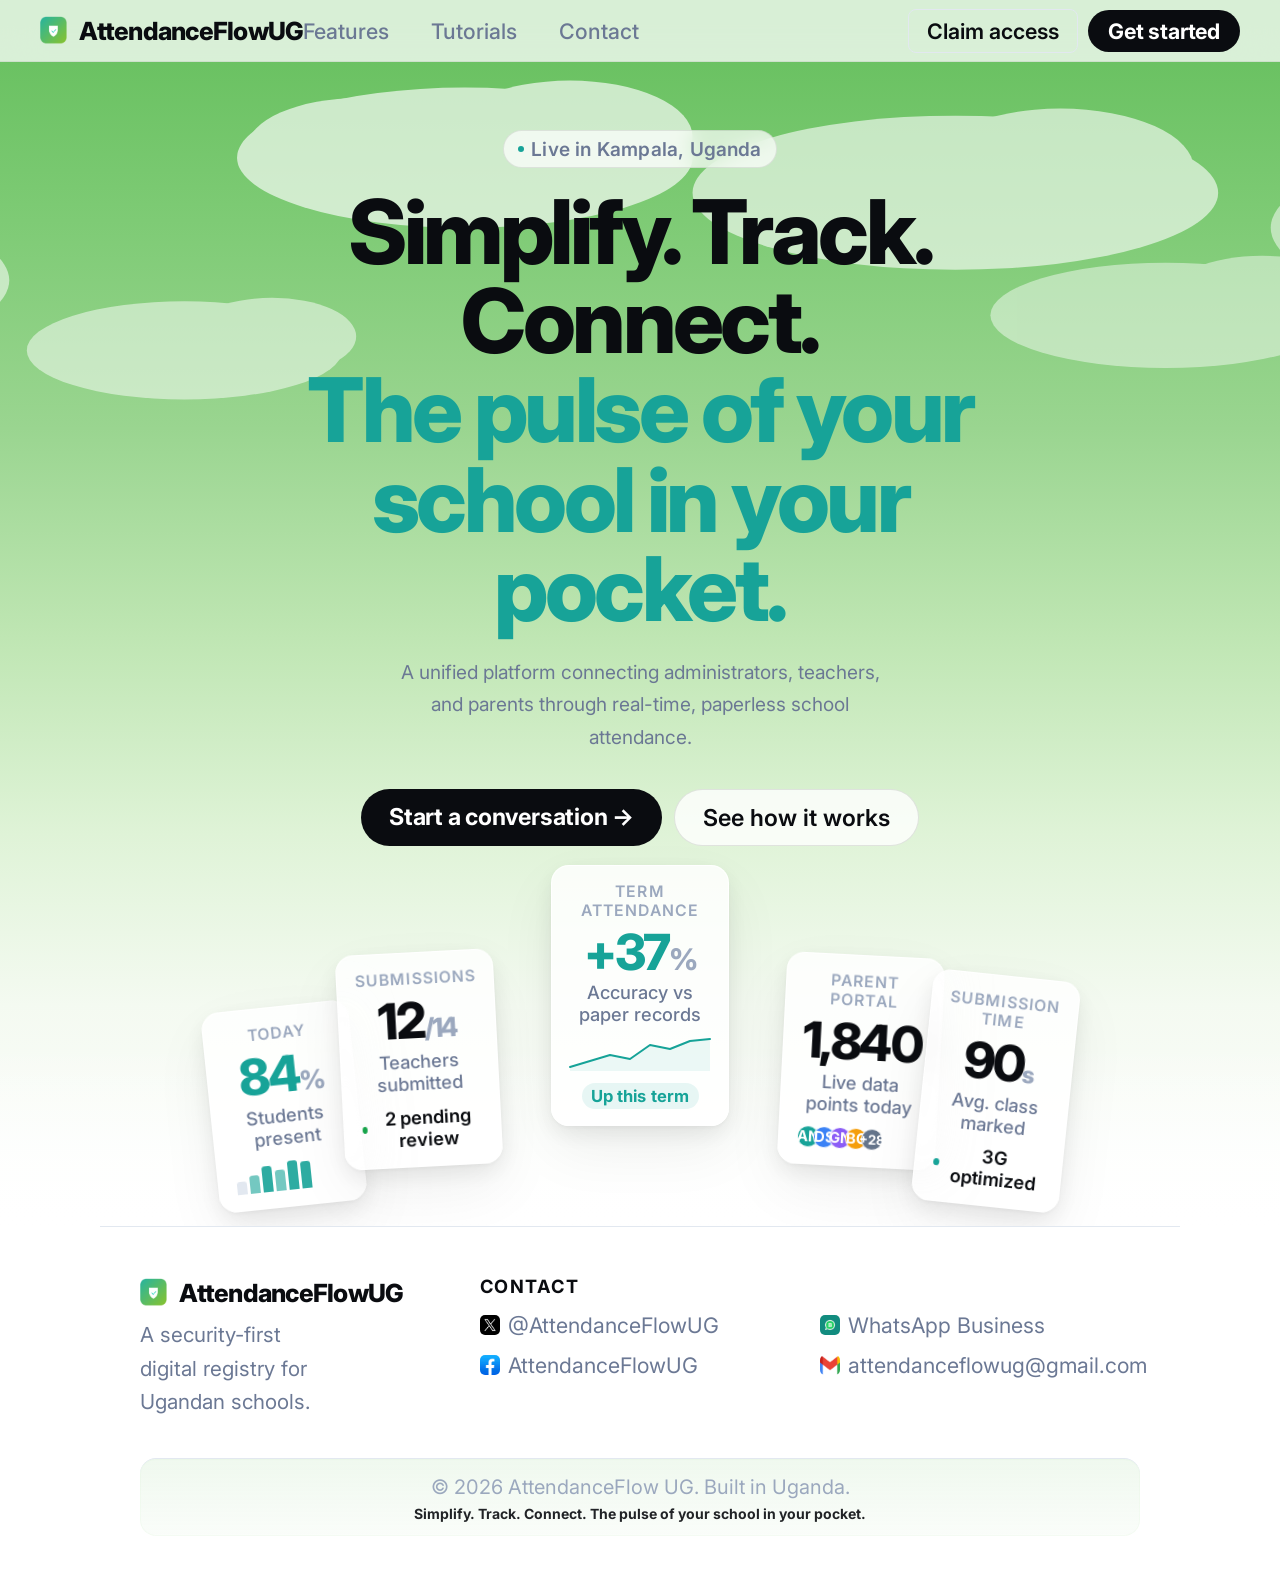
<file: index.html>
<!DOCTYPE html>
<html lang="en">

<head>
  <meta charset="UTF-8">
  <meta name="viewport" content="width=device-width, initial-scale=1.0">
  <title>AttendanceFlow UG — School Attendance, Reimagined</title>
  <link rel="icon" type="image/svg+xml" href="favicon.svg">
  <link rel="icon" type="image/x-icon" sizes="16x16" href="APP-LOGO 16 x 16.ico">
  <link rel="icon" type="image/x-icon" sizes="32x32" href="APP-LOGO 32 x 32.ico">
  <link rel="apple-touch-icon" sizes="128x128" href="APP-LOGO 128 x 128.ico">
  <link rel="stylesheet" href="shared.css">
  <style>
    /* ── HERO (landing only) ── */
    .hero {
      min-height: 100vh;
      display: flex;
      flex-direction: column;
      align-items: center;
      padding: 130px 40px 0;
      position: relative;
      overflow: hidden;
      text-align: center;
    }

    .hero-content {
      position: relative;
      z-index: 10;
      display: flex;
      flex-direction: column;
      align-items: center
    }

    .hero h1 {
      font-size: clamp(46.8px, 7.5vw, 89.2px);
      font-weight: 800;
      letter-spacing: -0.04em;
      line-height: 1.0;
      color: var(--ink);
      max-width: 760px;
      margin-bottom: 22px;
      animation: fadeUp .6s .08s ease both;
    }

    .hero h1 span {
      color: var(--teal)
    }

    .hero-sub {
      font-size: clamp(16px, 1.7vw, 19.1px);
      font-weight: 400;
      color: var(--grey);
      line-height: 1.7;
      max-width: 480px;
      margin-bottom: 36px;
      animation: fadeUp .6s .16s ease both;
    }

    .hero-btns {
      display: flex;
      gap: 12px;
      justify-content: center;
      flex-wrap: wrap;
      animation: fadeUp .6s .22s ease both
    }

    .hero-badge {
      animation: fadeUp .6s ease both
    }

    /* ── ARC CARDS ── */
    .cards-arc {
      position: relative;
      width: 860px;
      max-width: 100%;
      height: 320px;
      margin-top: 60px;
      animation: fadeUp .8s .35s ease both;
    }

    .arc-card {
      position: absolute;
      background: var(--card-bg);
      border: 1px solid rgba(255, 255, 255, 0.9);
      backdrop-filter: blur(20px);
      -webkit-backdrop-filter: blur(20px);
      border-radius: 18px;
      box-shadow: 0 2px 4px rgba(0, 0, 0, 0.04), 0 8px 24px rgba(0, 0, 0, 0.08), 0 24px 60px rgba(0, 0, 0, 0.06);
      padding: 16px 18px;
      min-width: 140px;
    }

    .ac-1 {
      left: 0;
      bottom: 20px;
      width: 148px;
      transform: rotate(-6deg);
      animation: float1 7s ease-in-out infinite
    }

    .ac-2 {
      left: 130px;
      bottom: 60px;
      width: 158px;
      transform: rotate(-3deg);
      animation: float2 6s ease-in-out infinite
    }

    .ac-3 {
      left: 50%;
      transform: translateX(-50%);
      bottom: 100px;
      width: 178px;
      animation: float3 8s ease-in-out infinite
    }

    .ac-4 {
      right: 130px;
      bottom: 60px;
      width: 158px;
      transform: rotate(3deg);
      animation: float4 6.5s ease-in-out infinite
    }

    .ac-5 {
      right: 0;
      bottom: 20px;
      width: 148px;
      transform: rotate(6deg);
      animation: float5 7.5s ease-in-out infinite
    }

    @keyframes float1 {

      0%,
      100% {
        transform: rotate(-6deg) translateY(0)
      }

      50% {
        transform: rotate(-6deg) translateY(-10px)
      }
    }

    @keyframes float2 {

      0%,
      100% {
        transform: rotate(-3deg) translateY(0)
      }

      50% {
        transform: rotate(-3deg) translateY(-14px)
      }
    }

    @keyframes float3 {

      0%,
      100% {
        transform: translateX(-50%) translateY(0)
      }

      50% {
        transform: translateX(-50%) translateY(-16px)
      }
    }

    @keyframes float4 {

      0%,
      100% {
        transform: rotate(3deg) translateY(0)
      }

      50% {
        transform: rotate(3deg) translateY(-12px)
      }
    }

    @keyframes float5 {

      0%,
      100% {
        transform: rotate(6deg) translateY(0)
      }

      50% {
        transform: rotate(6deg) translateY(-9px)
      }
    }

    .card-label {
      font-size: 15.8px;
      font-weight: 600;
      color: var(--grey2);
      text-transform: uppercase;
      letter-spacing: 0.07em;
      margin-bottom: 8px
    }

    .card-big-num {
      font-size: 49.8px;
      font-weight: 800;
      letter-spacing: -0.05em;
      color: var(--ink);
      line-height: 1;
      margin-bottom: 4px
    }

    .card-big-num .pos {
      color: var(--teal)
    }

    .card-sub {
      font-size: 18.3px;
      font-weight: 500;
      color: var(--grey);
      margin-top: 4px
    }

    .mini-bars {
      display: flex;
      align-items: flex-end;
      gap: 3px;
      height: 32px;
      margin-top: 10px
    }

    .mb {
      width: 10px;
      border-radius: 3px 3px 0 0;
      background: var(--border)
    }

    .mb.a {
      background: var(--teal);
      opacity: .9
    }

    .mb.b {
      background: var(--teal);
      opacity: .6
    }

    .mb.c {
      background: var(--teal);
      opacity: .4
    }

    .avatar-row {
      display: flex;
      margin-top: 8px
    }

    .av {
      width: 22px;
      height: 22px;
      border-radius: 50%;
      border: 1.5px solid #fff;
      font-size: 14.9px;
      font-weight: 700;
      color: #fff;
      display: flex;
      align-items: center;
      justify-content: center;
      margin-right: -6px;
      flex-shrink: 0
    }

    .status-row {
      display: flex;
      align-items: center;
      gap: 7px;
      margin-top: 10px
    }

    .status-dot {
      width: 7px;
      height: 7px;
      border-radius: 50%
    }

    .status-text {
      font-size: 18.3px;
      font-weight: 600;
      color: var(--ink)
    }

    .card-pill {
      display: inline-block;
      background: rgba(23, 163, 152, 0.1);
      color: var(--teal);
      font-size: 16.6px;
      font-weight: 700;
      padding: 3px 9px;
      border-radius: 100px;
      margin-top: 8px;
      letter-spacing: 0.01em
    }

    @media(max-width:860px) {
      .hero {
        padding: 100px 20px 0
      }

      .hero h1 {
        font-size: 66.4px
      }

      .cards-arc {
        width: 100%;
        height: auto;
        display: flex;
        gap: 12px;
        justify-content: center;
        margin-top: 28px;
      }

      .arc-card {
        position: relative;
        inset: auto;
        left: auto;
        right: auto;
        bottom: auto;
        width: calc(50% - 6px) !important;
        min-height: 160px;
        transform: none !important;
      }

      .ac-1 {
        display: block;
        animation: mobileFloatA 7s ease-in-out infinite;
      }

      .ac-2 {
        display: block;
        animation: mobileFloatB 6s ease-in-out infinite;
      }

      .ac-3,
      .ac-4,
      .ac-5 {
        display: none;
      }
    }

    @keyframes mobileFloatA {

      0%,
      100% {
        transform: translateY(0) rotate(-4deg);
      }

      50% {
        transform: translateY(-14px) rotate(-4deg);
      }
    }

    @keyframes mobileFloatB {

      0%,
      100% {
        transform: translateY(0) rotate(3deg);
      }

      50% {
        transform: translateY(-16px) rotate(3deg);
      }
    }

    @keyframes mobileFloatC {

      0%,
      100% {
        transform: translateY(0);
      }

      50% {
        transform: translateY(-9px);
      }
    }

    @keyframes mobileFloatD {

      0%,
      100% {
        transform: translateY(0) rotate(-2deg);
      }

      50% {
        transform: translateY(-8px) rotate(-2deg);
      }
    }

    @keyframes mobileFloatE {

      0%,
      100% {
        transform: translateY(0) rotate(3deg);
      }

      50% {
        transform: translateY(-7px) rotate(3deg);
      }
    }
  </style>
</head>

<body>

  <!-- NAV -->
  <nav>
    <div class="site-nav">
      <a href="index.html" class="logo"><img src="APP-LOGO.png" alt="Logo" class="logo-img">AttendanceFlowUG</a>
      <button class="menu-toggle" type="button" data-page="Home" aria-label="Toggle navigation" aria-expanded="false">
        <span class="menu-icon"><span></span></span>
        <span class="menu-label">Home</span>
      </button>
      <div class="nav-panel">
        <div class="nav-links">
          <a href="features.html">Features</a>
          <a href="tutorials.html">Tutorials</a>
          <a href="contact.html">Contact</a>
        </div>
        <div class="nav-actions">
          <a href="https://studio--studio-3981360013-870a8.us-central1.hosted.app/claim-account" class="nav-ghost">Claim
            access</a>
          <a href="https://studio--studio-3981360013-870a8.us-central1.hosted.app/" class="nav-pill">Get started</a>
        </div>
      </div>
    </div>
  </nav>

  <!-- HERO -->
  <section class="hero">
    <div class="sky-bg"></div>
    <svg class="sky-clouds" viewBox="0 0 1440 700" preserveAspectRatio="xMidYMin slice"
      xmlns="http://www.w3.org/2000/svg">
      <g opacity=".55">
        <ellipse cx="200" cy="160" rx="160" ry="48" fill="#fff" />
        <ellipse cx="260" cy="148" rx="80" ry="36" fill="#fff" />
        <ellipse cx="140" cy="152" rx="70" ry="30" fill="#fff" />
      </g>
      <g opacity=".5">
        <ellipse cx="1260" cy="130" rx="180" ry="52" fill="#fff" />
        <ellipse cx="1320" cy="118" rx="90" ry="38" fill="#fff" />
        <ellipse cx="1180" cy="124" rx="80" ry="32" fill="#fff" />
      </g>
      <g opacity=".65">
        <ellipse cx="620" cy="90" rx="130" ry="40" fill="#fff" />
        <ellipse cx="680" cy="78" rx="70" ry="32" fill="#fff" />
        <ellipse cx="560" cy="84" rx="64" ry="28" fill="#fff" />
      </g>
      <g opacity=".6">
        <ellipse cx="900" cy="110" rx="150" ry="44" fill="#fff" />
        <ellipse cx="960" cy="96" rx="76" ry="34" fill="#fff" />
        <ellipse cx="840" cy="104" rx="70" ry="30" fill="#fff" />
      </g>
      <g opacity=".75">
        <ellipse cx="80" cy="270" rx="220" ry="64" fill="#fff" />
        <ellipse cx="170" cy="250" rx="120" ry="52" fill="#fff" />
        <ellipse cx="30" cy="262" rx="90" ry="44" fill="#fff" />
      </g>
      <g opacity=".7">
        <ellipse cx="1380" cy="250" rx="200" ry="60" fill="#fff" />
        <ellipse cx="1300" cy="234" rx="110" ry="48" fill="#fff" />
        <ellipse cx="1440" cy="246" rx="80" ry="40" fill="#fff" />
      </g>
      <g opacity=".5">
        <ellipse cx="460" cy="200" rx="90" ry="28" fill="#fff" />
        <ellipse cx="510" cy="192" rx="48" ry="22" fill="#fff" />
      </g>
      <g opacity=".45">
        <ellipse cx="1020" cy="180" rx="100" ry="30" fill="#fff" />
        <ellipse cx="1075" cy="170" rx="54" ry="24" fill="#fff" />
      </g>
    </svg>

    <div class="hero-content">
      <div class="badge hero-badge">
        <span class="badge-dot"></span>
        Live in Kampala, Uganda
      </div>

      <h1>Simplify. Track. Connect.<br><span>The pulse of your school in your pocket.</span></h1>

      <p class="hero-sub">
        A unified platform connecting administrators, teachers, and parents through real-time, paperless school
        attendance.
      </p>

      <div class="hero-btns">
        <a href="contact.html" class="btn-dark">Start a conversation →</a>
        <a href="features.html" class="btn-light">See how it works</a>
      </div>

      <!-- ARC CARDS -->
      <div class="cards-arc">
        <div class="arc-card ac-1">
          <div class="card-label">Today</div>
          <div class="card-big-num"><span class="pos">84</span><span style="font-size:26.5px;color:#9BA8BE">%</span>
          </div>
          <div class="card-sub">Students present</div>
          <div class="mini-bars">
            <div class="mb" style="height:40%"></div>
            <div class="mb b" style="height:55%"></div>
            <div class="mb a" style="height:80%"></div>
            <div class="mb b" style="height:65%"></div>
            <div class="mb a" style="height:90%"></div>
            <div class="mb a" style="height:84%"></div>
          </div>
        </div>
        <div class="arc-card ac-2">
          <div class="card-label">Submissions</div>
          <div class="card-big-num">12<span style="font-size:26.5px;color:#9BA8BE">/14</span></div>
          <div class="card-sub">Teachers submitted</div>
          <div class="status-row" style="margin-top:12px">
            <div class="status-dot" style="background:#16a34a"></div>
            <span class="status-text">2 pending review</span>
          </div>
        </div>
        <div class="arc-card ac-3">
          <div class="card-label">Term attendance</div>
          <div class="card-big-num"><span class="pos">+37</span><span style="font-size:29.8px;color:#9BA8BE">%</span>
          </div>
          <div class="card-sub">Accuracy vs paper records</div>
          <svg style="margin-top:10px;overflow:visible" width="140" height="36" viewBox="0 0 140 36">
            <polyline points="0,32 20,26 40,20 60,24 80,10 100,14 120,6 140,4" fill="none" stroke="#17a398"
              stroke-width="2" stroke-linecap="round" stroke-linejoin="round" />
            <polyline points="0,32 20,26 40,20 60,24 80,10 100,14 120,6 140,4 140,36 0,36" fill="rgba(23,163,152,0.08)"
              stroke="none" />
          </svg>
          <div class="card-pill">Up this term</div>
        </div>
        <div class="arc-card ac-4">
          <div class="card-label">Parent portal</div>
          <div class="card-big-num">1,840</div>
          <div class="card-sub">Live data points today</div>
          <div class="avatar-row" style="margin-top:12px">
            <div class="av" style="background:#17a398">AN</div>
            <div class="av" style="background:#3b82f6">DS</div>
            <div class="av" style="background:#8b5cf6">GN</div>
            <div class="av" style="background:#f59e0b">BO</div>
            <div class="av" style="background:#64748b;font-size:13.3px">+28</div>
          </div>
        </div>
        <div class="arc-card ac-5">
          <div class="card-label">Submission time</div>
          <div class="card-big-num">90<span style="font-size:23.3px;color:#9BA8BE">s</span></div>
          <div class="card-sub">Avg. class marked</div>
          <div class="status-row" style="margin-top:10px">
            <div class="status-dot" style="background:var(--teal)"></div>
            <span class="status-text">3G optimized</span>
          </div>
        </div>
      </div>
    </div>

    <div class="sky-fade"></div>
  </section>

  <!-- FOOTER -->
  <footer>
    <div class="footer-top">
      <div class="footer-brand">
        <div class="logo-f"><img src="APP-LOGO.png" alt="Logo" class="logo-img">AttendanceFlowUG</div>
        <p>A security-first digital registry for Ugandan schools.</p>
      </div>
      <div class="footer-links">
        <div class="footer-col">
          <h4>Contact</h4>
          <a href="https://x.com/AttendanceFlow" target="_blank" rel="noopener"><img src="X.png" alt="X"
              class="footer-icon">
            @AttendanceFlowUG</a>
          <a href="https://wa.me/256747511398" target="_blank" rel="noopener"><img src="whatsapp business.jpg"
              alt="WhatsApp Business" class="footer-icon"> WhatsApp Business</a>
          <a href="https://www.facebook.com/profile.php?id=61588762336919" target="_blank" rel="noopener"><img
              src="Facebook.jpg" alt="Facebook" class="footer-icon"> AttendanceFlowUG</a>
          <a href="mailto:attendanceflowug@gmail.com"><img src="Gmail(1).png" alt="Email" class="footer-icon">
            attendanceflowug@gmail.com</a>
        </div>
      </div>
    </div>
    <div class="footer-bottom">
      <div class="footer-copy">© 2026 AttendanceFlow UG. Built in Uganda.</div>
      <div class="footer-copy footer-copy-tagline">Simplify. Track. Connect. The pulse of your school in your pocket.
      </div>
    </div>
  </footer>

  <script>
    const els = document.querySelectorAll('.reveal');
    const obs = new IntersectionObserver(e => e.forEach(el => { if (el.isIntersecting) el.target.classList.add('in'); }), { threshold: 0.1 });
    els.forEach(el => obs.observe(el));

    document.querySelectorAll('.menu-toggle').forEach((button) => {
      const label = button.querySelector('.menu-label');
      const pageName = button.dataset.page || 'Menu';
      if (label) label.textContent = pageName;

      button.addEventListener('click', () => {
        const nav = button.closest('.site-nav');
        const isOpen = nav.classList.toggle('open');
        button.setAttribute('aria-expanded', String(isOpen));
      });
    });

    document.querySelectorAll('.nav-links a, .nav-actions a').forEach((link) => {
      link.addEventListener('click', () => {
        const nav = link.closest('.site-nav');
        if (nav) {
          nav.classList.remove('open');
          const toggle = nav.querySelector('.menu-toggle');
          if (toggle) toggle.setAttribute('aria-expanded', 'false');
        }
      });
    });
  </script>
</body>

</html>
</file>
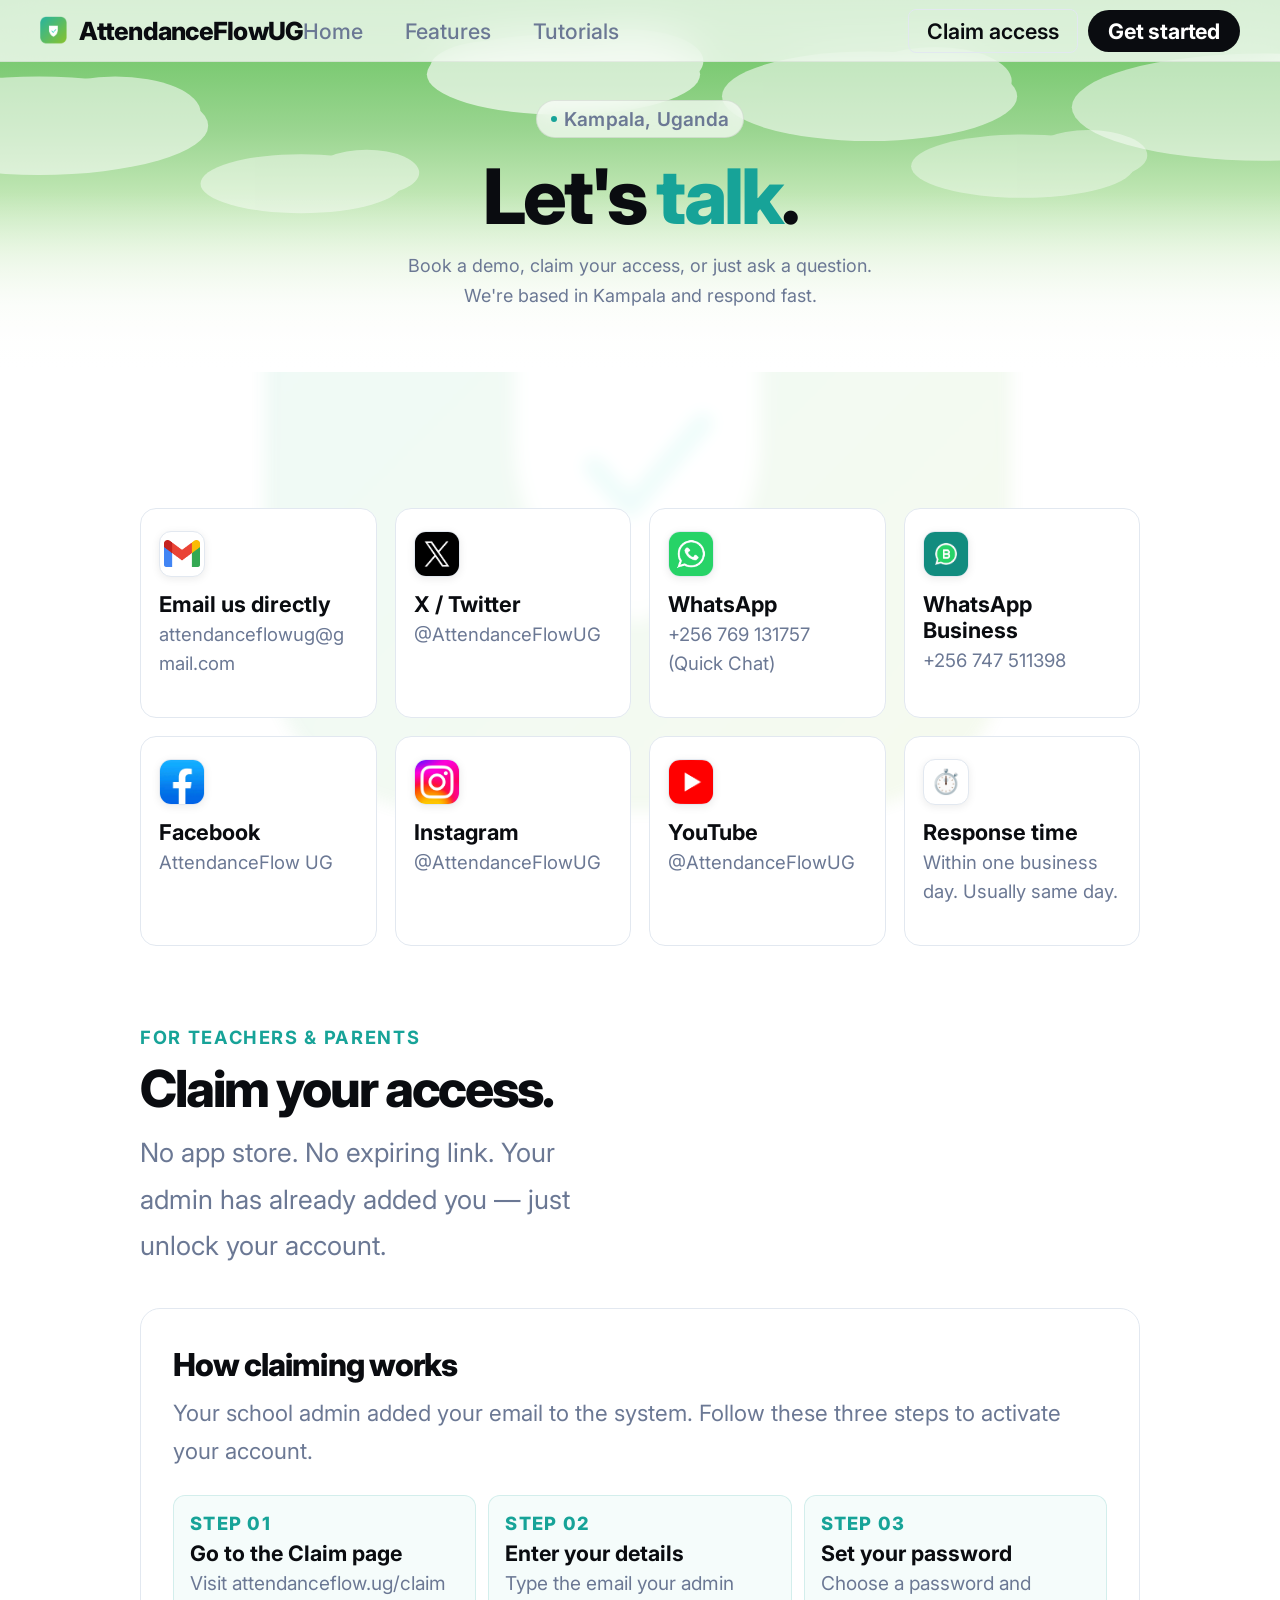
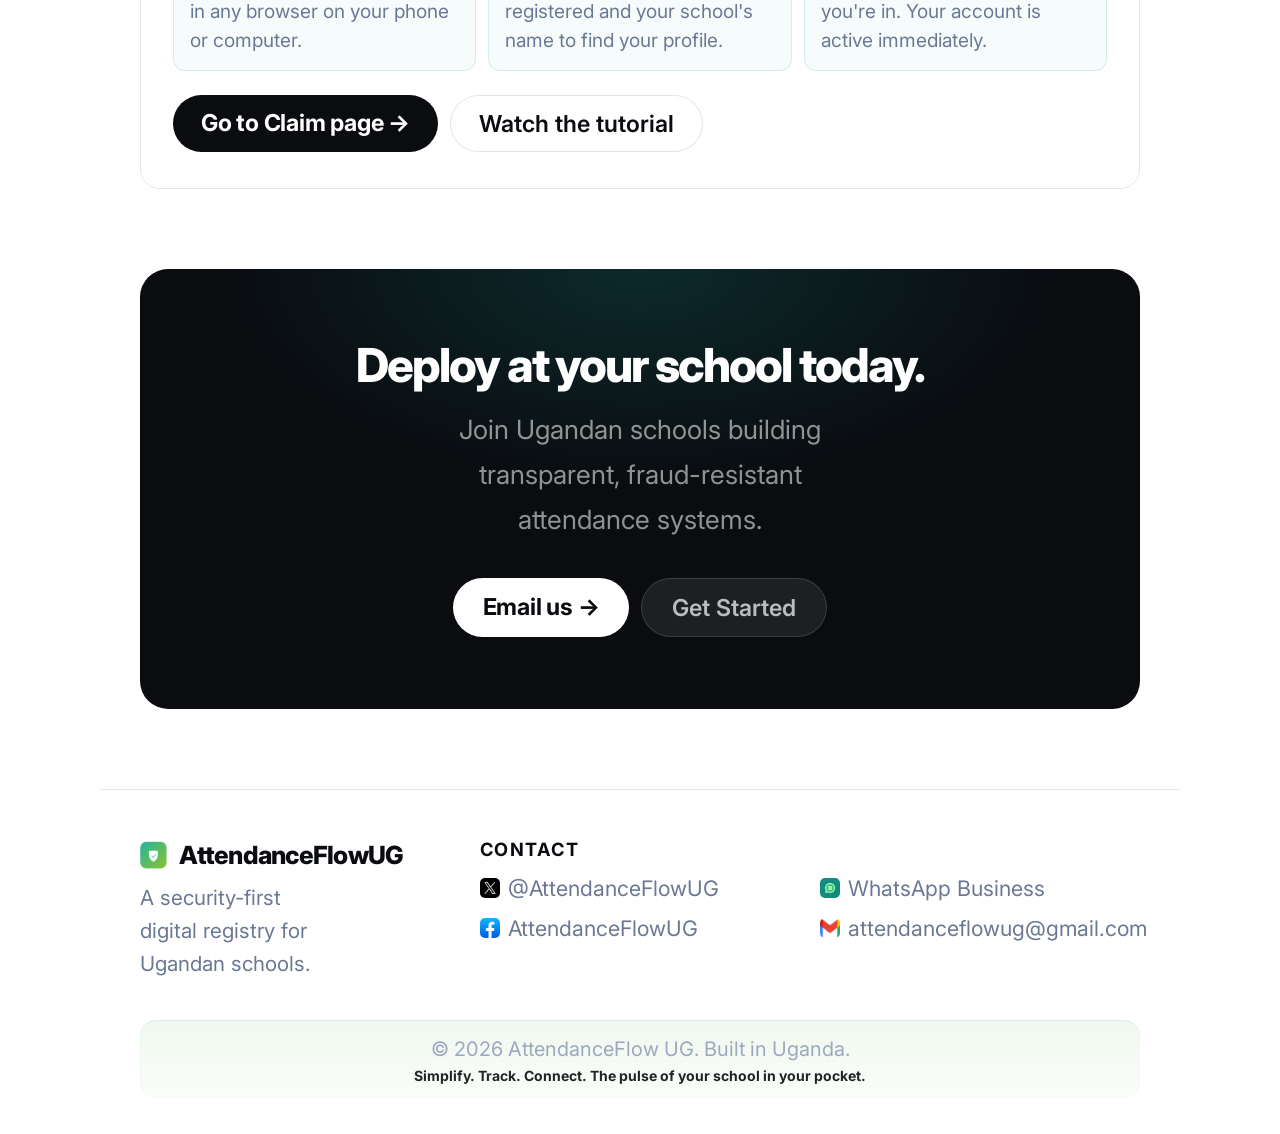
<file: contact.html>
<!DOCTYPE html>
<html lang="en">

<head>
  <meta charset="UTF-8">
  <meta name="viewport" content="width=device-width, initial-scale=1.0">
  <title>Contact — AttendanceFlow UG</title>
  <link rel="icon" type="image/svg+xml" href="favicon.svg">
  <link rel="icon" type="image/x-icon" sizes="16x16" href="APP-LOGO 16 x 16.ico">
  <link rel="icon" type="image/x-icon" sizes="32x32" href="APP-LOGO 32 x 32.ico">
  <link rel="apple-touch-icon" sizes="128x128" href="APP-LOGO 128 x 128.ico">
  <link rel="stylesheet" href="shared.css">
  <style>
    /* Contact-specific */
    .contact-grid {
      display: block;
      margin-top: 56px;
      align-items: start;
    }

    .contact-card {
      border: 1px solid var(--border);
      border-radius: 20px;
      background: #fff;
      padding: 36px 32px;
    }

    .contact-card h3 {
      font-size: 31.6px;
      font-weight: 800;
      letter-spacing: -0.03em;
      color: var(--ink);
      margin-bottom: 10px
    }

    .contact-card p {
      font-size: 22.4px;
      color: var(--grey);
      line-height: 1.7;
      margin-bottom: 24px
    }

    /* Form */
    .form-group {
      display: flex;
      flex-direction: column;
      gap: 6px;
      margin-bottom: 16px
    }

    .form-label {
      font-size: 20px;
      font-weight: 700;
      color: var(--ink);
      letter-spacing: 0.01em
    }

    .form-input,
    .form-select,
    .form-textarea {
      font-family: 'Inter', sans-serif;
      font-size: 22.4px;
      color: var(--ink);
      padding: 11px 14px;
      border-radius: 10px;
      border: 1px solid var(--border);
      background: #fff;
      outline: none;
      transition: border-color .18s, box-shadow .18s;
      width: 100%;
    }

    .form-input:focus,
    .form-select:focus,
    .form-textarea:focus {
      border-color: var(--teal);
      box-shadow: 0 0 0 3px rgba(23, 163, 152, 0.1);
    }

    .form-textarea {
      resize: vertical;
      min-height: 110px;
      line-height: 1.6
    }

    .form-row {
      display: grid;
      grid-template-columns: 1fr 1fr;
      gap: 12px
    }

    .form-submit {
      width: 100%;
      font-family: 'Inter', sans-serif;
      font-size: 23.3px;
      font-weight: 700;
      color: #fff;
      padding: 13px;
      border-radius: 10px;
      background: var(--ink);
      border: none;
      cursor: pointer;
      transition: all .2s;
      margin-top: 4px;
      letter-spacing: -0.01em;
    }

    .form-submit:hover {
      background: var(--ink2);
      transform: translateY(-1px);
      box-shadow: 0 8px 24px rgba(10, 12, 16, 0.18)
    }

    /* Contact info cards */
    .info-stack {
      display: grid;
      grid-template-columns: repeat(4, minmax(0, 1fr));
      gap: 18px;
      align-items: stretch;
      width: 100%;
      max-width: 1200px;
    }

    .info-card {
      display: flex;
      flex-direction: column;
      align-items: flex-start;
      justify-content: flex-start;
      gap: 14px;
      border: 1px solid var(--border);
      border-radius: 16px;
      background: #fff;
      padding: 22px 18px 18px;
      min-height: 210px;
      height: 100%;
      transition: border-color .2s, transform .2s;
    }

    .info-card:hover {
      border-color: #c5cfe0;
      transform: translateY(-2px)
    }

    .info-icon {
      font-size: 36.5px;
      flex-shrink: 0
    }

    .info-title {
      font-size: clamp(18px, 1.7vw, 22px);
      font-weight: 700;
      color: var(--ink);
      margin-bottom: 3px;
      line-height: 1.2;
    }

    .info-val {
      font-size: clamp(17px, 1.45vw, 20px);
      color: var(--grey);
      line-height: 1.55;
      text-decoration: none;
      display: block;
      word-break: break-word;
    }

    .info-val:hover {
      color: var(--teal)
    }

    /* Smooth Rounded Modern Icons */
    .info-icon-box {
      width: 46px;
      height: 46px;
      border-radius: 12px;
      flex-shrink: 0;
      display: flex;
      align-items: center;
      justify-content: center;
      background: #ffffff;
      overflow: hidden;
      box-shadow: 0 2px 8px rgba(10, 12, 16, 0.08);
      border: 1px solid var(--border);
      transition: transform 0.2s cubic-bezier(0.16, 1, 0.3, 1), box-shadow 0.2s ease, border-color 0.2s ease;
    }

    .smooth-icon {
      width: 100%;
      height: 100%;
      object-fit: cover;
      display: block;
    }

    .smooth-icon-contain {
      width: 100%;
      height: 100%;
      object-fit: contain;
      padding: 4px;
      display: block;
    }

    .info-card:hover .info-icon-box {
      transform: translateY(-1px) scale(1.05);
      border-color: var(--teal);
      box-shadow: 0 4px 14px rgba(23, 163, 152, 0.18);
    }

    .footer-icon {
      width: 20px;
      height: 20px;
      border-radius: 5px;
      object-fit: cover;
      vertical-align: middle;
      display: inline-block;
    }

    .footer-col a,
    .footer-soc a {
      display: inline-flex;
      align-items: center;
      gap: 8px;
    }

    /* Role selector cards */
    .role-cards {
      display: grid;
      grid-template-columns: repeat(3, 1fr);
      gap: 10px;
      margin-bottom: 24px
    }

    .role-card {
      border: 1px solid var(--border);
      border-radius: 12px;
      background: #fff;
      padding: 16px;
      text-align: center;
      cursor: pointer;
      transition: border-color .18s, background .18s;
    }

    .role-card:hover,
    .role-card.selected {
      border-color: var(--teal);
      background: rgba(23, 163, 152, 0.05);
    }

    .role-card-icon {
      font-size: 36.5px;
      margin-bottom: 6px
    }

    .role-card-label {
      font-size: 19.1px;
      font-weight: 700;
      color: var(--ink)
    }

    /* Claim section */
    .claim-box {
      border: 1px solid var(--border);
      border-radius: 20px;
      background: #fff;
      padding: 36px 32px;
    }

    .claim-box h3 {
      font-size: 31.6px;
      font-weight: 800;
      letter-spacing: -0.03em;
      color: var(--ink);
      margin-bottom: 10px
    }

    .claim-box p {
      font-size: 22.4px;
      color: var(--grey);
      line-height: 1.7;
      margin-bottom: 24px
    }

    .claim-steps-row {
      display: grid;
      grid-template-columns: 1fr 1fr 1fr;
      gap: 12px;
      margin-bottom: 24px;
    }

    .claim-step {
      background: rgba(23, 163, 152, 0.04);
      border: 1px solid rgba(23, 163, 152, 0.15);
      border-radius: 12px;
      padding: 16px;
    }

    .cs-num {
      font-size: 18.3px;
      font-weight: 800;
      color: var(--teal);
      letter-spacing: 0.07em;
      margin-bottom: 6px
    }

    .cs-title {
      font-size: 21.4px;
      font-weight: 700;
      color: var(--ink);
      margin-bottom: 3px
    }

    .cs-desc {
      font-size: 19.1px;
      color: var(--grey);
      line-height: 1.5
    }

    @media(max-width:860px) {
      .contact-grid {
        grid-template-columns: 1fr
      }

      .info-stack {
        grid-template-columns: repeat(2, minmax(0, 1fr));
        gap: 12px;
      }

      .info-card {
        min-height: 170px;
      }

      .form-row {
        grid-template-columns: 1fr
      }

      .role-cards {
        grid-template-columns: 1fr 1fr 1fr
      }

      .claim-steps-row {
        grid-template-columns: 1fr
      }
    }
  </style>
</head>

<body>

  <!-- NAV -->
  <nav>
    <div class="site-nav">
      <a href="index.html" class="logo"><img src="APP-LOGO.png" alt="Logo" class="logo-img">AttendanceFlowUG</a>
      <button class="menu-toggle" type="button" data-page="Contact" aria-label="Toggle navigation"
        aria-expanded="false">
        <span class="menu-icon"><span></span></span>
        <span class="menu-label">Contact</span>
      </button>
      <div class="nav-panel">
        <div class="nav-links">
          <a href="index.html">Home</a>
          <a href="features.html">Features</a>
          <a href="tutorials.html">Tutorials</a>
        </div>
        <div class="nav-actions">
          <a href="https://studio--studio-3981360013-870a8.us-central1.hosted.app/claim-account" class="nav-ghost">Claim
            access</a>
          <a href="https://studio--studio-3981360013-870a8.us-central1.hosted.app/" class="nav-pill">Get started</a>
        </div>
      </div>
    </div>
  </nav>

  <!-- SKY HEADER -->
  <div class="page-sky-header">
    <div class="sky-bg"></div>
    <svg class="sky-clouds" viewBox="0 0 1440 340" preserveAspectRatio="xMidYMin slice"
      xmlns="http://www.w3.org/2000/svg">
      <g opacity=".55">
        <ellipse cx="170" cy="115" rx="155" ry="45" fill="#fff" />
        <ellipse cx="240" cy="103" rx="78" ry="33" fill="#fff" />
        <ellipse cx="110" cy="109" rx="68" ry="27" fill="#fff" />
      </g>
      <g opacity=".5">
        <ellipse cx="1290" cy="98" rx="175" ry="49" fill="#fff" />
        <ellipse cx="1350" cy="86" rx="88" ry="35" fill="#fff" />
        <ellipse cx="1210" cy="92" rx="78" ry="29" fill="#fff" />
      </g>
      <g opacity=".65">
        <ellipse cx="650" cy="68" rx="125" ry="37" fill="#fff" />
        <ellipse cx="710" cy="56" rx="68" ry="29" fill="#fff" />
        <ellipse cx="590" cy="62" rx="62" ry="25" fill="#fff" />
      </g>
      <g opacity=".55">
        <ellipse cx="930" cy="88" rx="135" ry="41" fill="#fff" />
        <ellipse cx="990" cy="74" rx="70" ry="31" fill="#fff" />
      </g>
      <g opacity=".45">
        <ellipse cx="410" cy="168" rx="92" ry="27" fill="#fff" />
        <ellipse cx="470" cy="158" rx="48" ry="21" fill="#fff" />
      </g>
      <g opacity=".4">
        <ellipse cx="1070" cy="152" rx="102" ry="29" fill="#fff" />
        <ellipse cx="1130" cy="142" rx="54" ry="23" fill="#fff" />
      </g>
    </svg>
    <div class="sky-fade"></div>

    <div class="badge" style="animation:fadeUp .6s ease both">
      <span class="badge-dot"></span>
      Kampala, Uganda
    </div>
    <h1 class="page-title" style="animation:fadeUp .6s .1s ease both">Let's <span>talk</span>.</h1>
    <p class="page-desc-text" style="animation:fadeUp .6s .18s ease both">
      Book a demo, claim your access, or just ask a question. We're based in Kampala and respond fast.
    </p>
  </div>

  <!-- CONTACT GRID -->
  <div id="form" class="section">
    <div class="contact-grid">

      <!-- INFO -->
      <div class="info-stack reveal d1">
        <div class="info-card">
          <div class="info-icon-box">
            <img src="Gmail(1).png" alt="Email" class="smooth-icon-contain">
          </div>
          <div>
            <div class="info-title">Email us directly</div>
            <a class="info-val" href="mailto:attendanceflowug@gmail.com">attendanceflowug@gmail.com</a>
          </div>
        </div>
        <div class="info-card">
          <div class="info-icon-box">
            <img src="X.png" alt="X / Twitter" class="smooth-icon">
          </div>
          <div>
            <div class="info-title">X / Twitter</div>
            <a class="info-val" href="https://x.com/AttendanceFlow" target="_blank" rel="noopener">@AttendanceFlowUG</a>
          </div>
        </div>
        <div class="info-card">
          <div class="info-icon-box">
            <img src="whatsapp.jpg" alt="WhatsApp" class="smooth-icon">
          </div>
          <div>
            <div class="info-title">WhatsApp</div>
            <a class="info-val" href="https://wa.me/256769131757" target="_blank" rel="noopener">+256 769 131757 (Quick
              Chat)</a>
          </div>
        </div>
        <div class="info-card">
          <div class="info-icon-box">
            <img src="whatsapp business.jpg" alt="WhatsApp Business" class="smooth-icon">
          </div>
          <div>
            <div class="info-title">WhatsApp Business</div>
            <a class="info-val" href="https://wa.me/256747511398" target="_blank" rel="noopener">+256 747 511398</a>
          </div>
        </div>
        <div class="info-card">
          <div class="info-icon-box">
            <img src="Facebook.jpg" alt="Facebook" class="smooth-icon">
          </div>
          <div>
            <div class="info-title">Facebook</div>
            <a class="info-val" href="https://www.facebook.com/profile.php?id=61588762336919" target="_blank"
              rel="noopener">AttendanceFlow UG</a>
          </div>
        </div>
        <div class="info-card">
          <div class="info-icon-box">
            <img src="Instagram.jpg" alt="Instagram" class="smooth-icon">
          </div>
          <div>
            <div class="info-title">Instagram</div>
            <a class="info-val" href="https://www.instagram.com/attendanceflowug/" target="_blank"
              rel="noopener">@AttendanceFlowUG</a>
          </div>
        </div>
        <div class="info-card">
          <div class="info-icon-box">
            <img src="youtube.png" alt="YouTube" class="smooth-icon">
          </div>
          <div>
            <div class="info-title">YouTube</div>
            <a class="info-val" href="https://www.youtube.com/@AttendanceFlowUG" target="_blank"
              rel="noopener">@AttendanceFlowUG</a>
          </div>
        </div>
        <div class="info-card">
          <div class="info-icon-box" style="font-size:24px;">⏱️</div>
          <div>
            <div class="info-title">Response time</div>
            <span class="info-val">Within one business day. Usually same day.</span>
          </div>
        </div>
      </div>
    </div>
  </div>

  <!-- CLAIM ACCESS -->
  <div id="claim" class="section" style="padding-top:0">
    <p class="eyebrow reveal">For teachers & parents</p>
    <h2 class="reveal d1">Claim your access.</h2>
    <p class="section-body reveal d2">No app store. No expiring link. Your admin has already added you — just unlock
      your account.</p>

    <div class="claim-box reveal" style="margin-top:40px">
      <h3>How claiming works</h3>
      <p>Your school admin added your email to the system. Follow these three steps to activate your account.</p>
      <div class="claim-steps-row">
        <div class="claim-step">
          <div class="cs-num">STEP 01</div>
          <div class="cs-title">Go to the Claim page</div>
          <div class="cs-desc">Visit attendanceflow.ug/claim in any browser on your phone or computer.</div>
        </div>
        <div class="claim-step">
          <div class="cs-num">STEP 02</div>
          <div class="cs-title">Enter your details</div>
          <div class="cs-desc">Type the email your admin registered and your school's name to find your profile.</div>
        </div>
        <div class="claim-step">
          <div class="cs-num">STEP 03</div>
          <div class="cs-title">Set your password</div>
          <div class="cs-desc">Choose a password and you're in. Your account is active immediately.</div>
        </div>
      </div>
      <div style="display:flex;gap:12px;flex-wrap:wrap">
        <a href="https://studio--studio-3981360013-870a8.us-central1.hosted.app/claim-account" class="btn-dark">Go to
          Claim page →</a>
        <a href="tutorials.html" class="btn-light">Watch the tutorial</a>
      </div>
    </div>
  </div>

  <!-- CTA -->
  <div class="cta-wrap reveal">
    <div class="cta-box">
      <h2>Deploy at your school today.</h2>
      <p>Join Ugandan schools building transparent, fraud-resistant attendance systems.</p>
      <div class="cta-btns">
        <a href="mailto:attendanceflowug@gmail.com" class="cta-btn-p">Email us →</a>
        <a href="https://studio--studio-3981360013-870a8.us-central1.hosted.app/" class="cta-btn-g">Get Started</a>
      </div>
    </div>
  </div>

  <!-- FOOTER -->
  <footer>
    <div class="footer-top">
      <div class="footer-brand">
        <div class="logo-f"><img src="APP-LOGO.png" alt="Logo" class="logo-img">AttendanceFlowUG</div>
        <p>A security-first digital registry for Ugandan schools.</p>
      </div>
      <div class="footer-links">
        <div class="footer-col">
          <h4>Contact</h4>
          <a href="https://x.com" target="_blank" rel="noopener"><img src="X.png" alt="X" class="footer-icon">
            @AttendanceFlowUG</a>
          <a href="https://wa.me/256747511398" target="_blank" rel="noopener"><img src="whatsapp business.jpg"
              alt="WhatsApp Business" class="footer-icon"> WhatsApp Business</a>
          <a href="https://facebook.com" target="_blank" rel="noopener"><img src="Facebook.jpg" alt="Facebook"
              class="footer-icon"> AttendanceFlowUG</a>
          <a href="mailto:attendanceflowug@gmail.com"><img src="Gmail(1).png" alt="Email" class="footer-icon">
            attendanceflowug@gmail.com</a>
        </div>
      </div>
    </div>
    <div class="footer-bottom">
      <div class="footer-copy">© 2026 AttendanceFlow UG. Built in Uganda.</div>
      <div class="footer-copy footer-copy-tagline">Simplify. Track. Connect. The pulse of your school in your pocket.
      </div>
    </div>
  </footer>

  <script>
    const els = document.querySelectorAll('.reveal');
    const obs = new IntersectionObserver(e => e.forEach(el => { if (el.isIntersecting) el.target.classList.add('in'); }), { threshold: 0.1 });
    els.forEach(el => obs.observe(el));

    function selectRole(el) {
      document.querySelectorAll('.role-card').forEach(c => c.classList.remove('selected'));
      el.classList.add('selected');
    }

    document.querySelectorAll('.menu-toggle').forEach((button) => {
      const label = button.querySelector('.menu-label');
      const pageName = button.dataset.page || 'Menu';
      if (label) label.textContent = pageName;

      button.addEventListener('click', () => {
        const nav = button.closest('.site-nav');
        const isOpen = nav.classList.toggle('open');
        button.setAttribute('aria-expanded', String(isOpen));
      });
    });

    document.querySelectorAll('.nav-links a, .nav-actions a').forEach((link) => {
      link.addEventListener('click', () => {
        const nav = link.closest('.site-nav');
        if (nav) {
          nav.classList.remove('open');
          const toggle = nav.querySelector('.menu-toggle');
          if (toggle) toggle.setAttribute('aria-expanded', 'false');
        }
      });
    });

    const mobileScrollTag = document.querySelector('.mobile-scroll-tag');
    if (mobileScrollTag) {
      let lastScrollY = window.scrollY;

      const updateTag = () => {
        const currentY = window.scrollY;
        const goingDown = currentY > lastScrollY;
        const distance = Math.min(Math.max((currentY / (document.body.scrollHeight - window.innerHeight)) * 1.4, 0), 1);
        const opacity = goingDown ? Math.min(distance * 1.5, 1) : Math.max(1 - distance * 1.4, 0);
        mobileScrollTag.style.opacity = opacity;
        mobileScrollTag.style.transform = `translateX(-50%) translateY(${goingDown ? 8 : -8}px)`;
        lastScrollY = currentY;
      };

      updateTag();
      window.addEventListener('scroll', updateTag, { passive: true });
    }
  </script>
  <div class="mobile-scroll-tag">AttendanceFlowUG — Simplify school attendance</div>
</body>

</html>
</file>
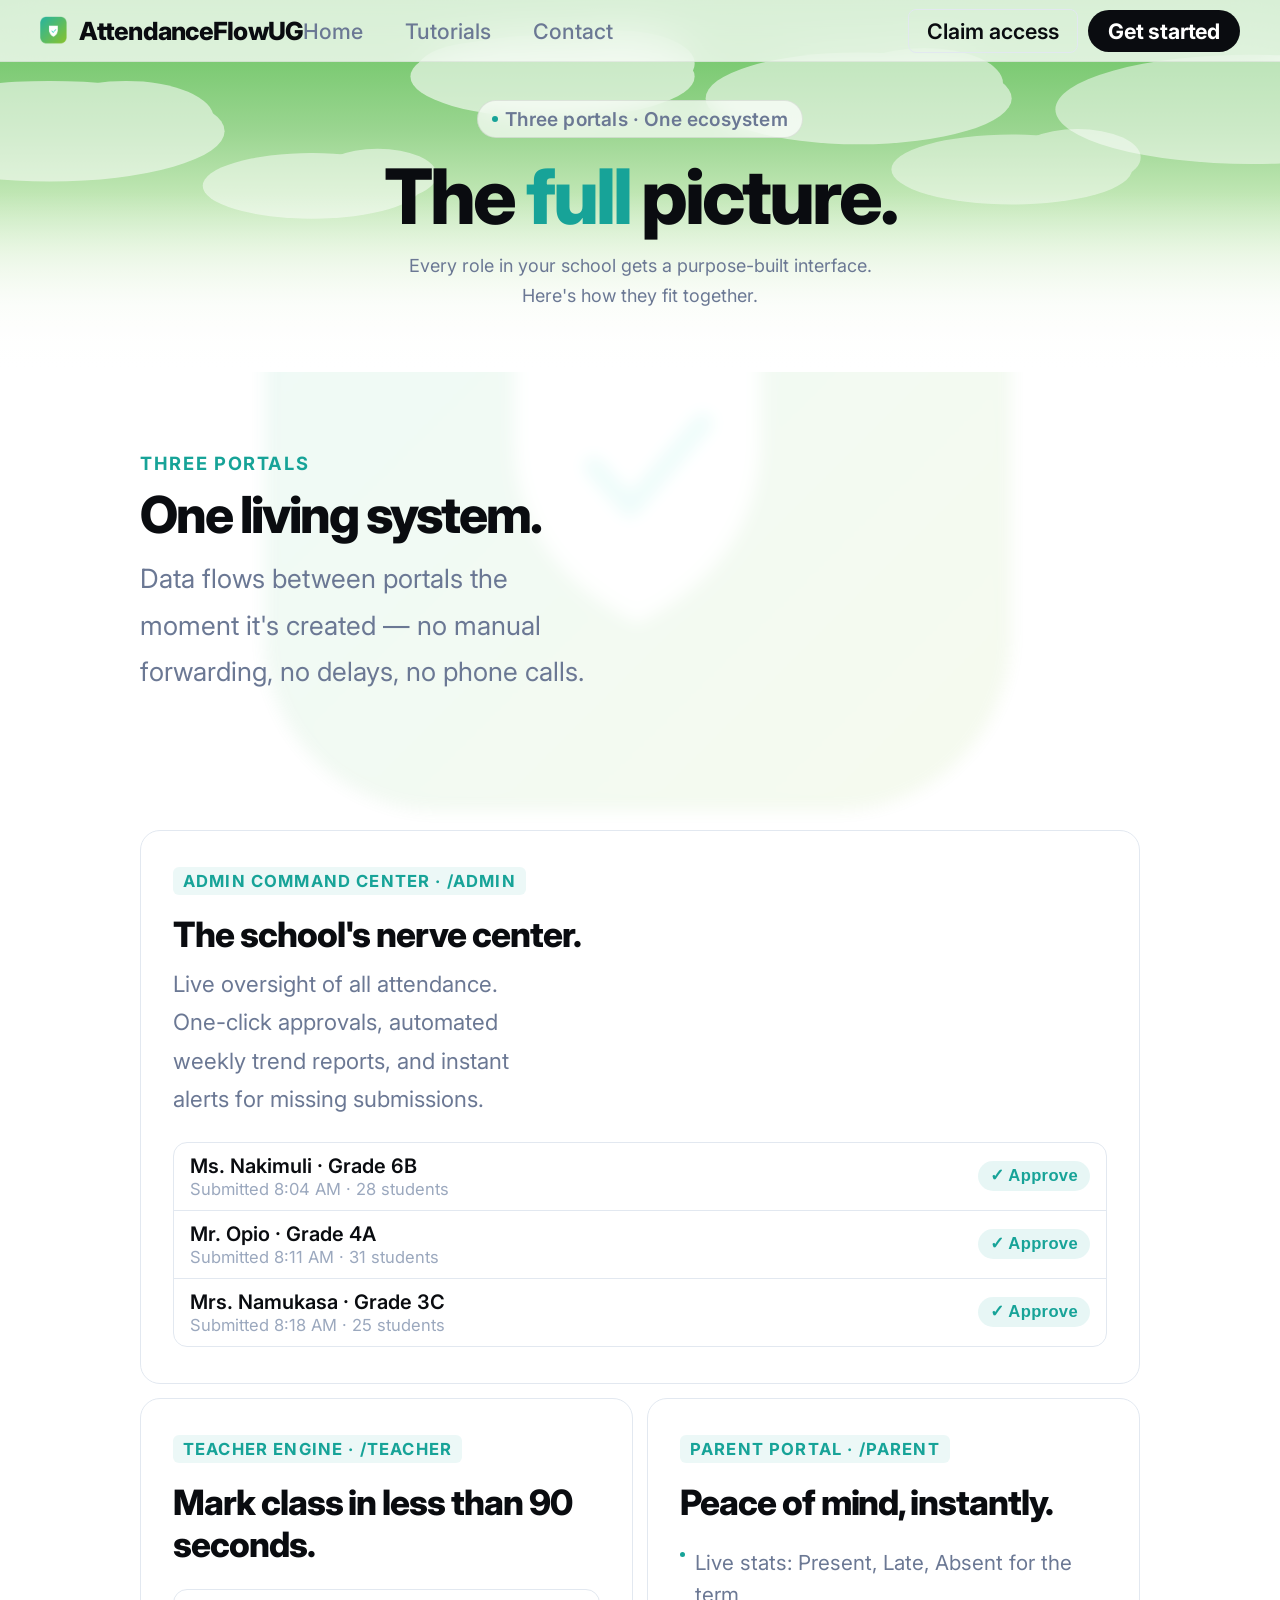
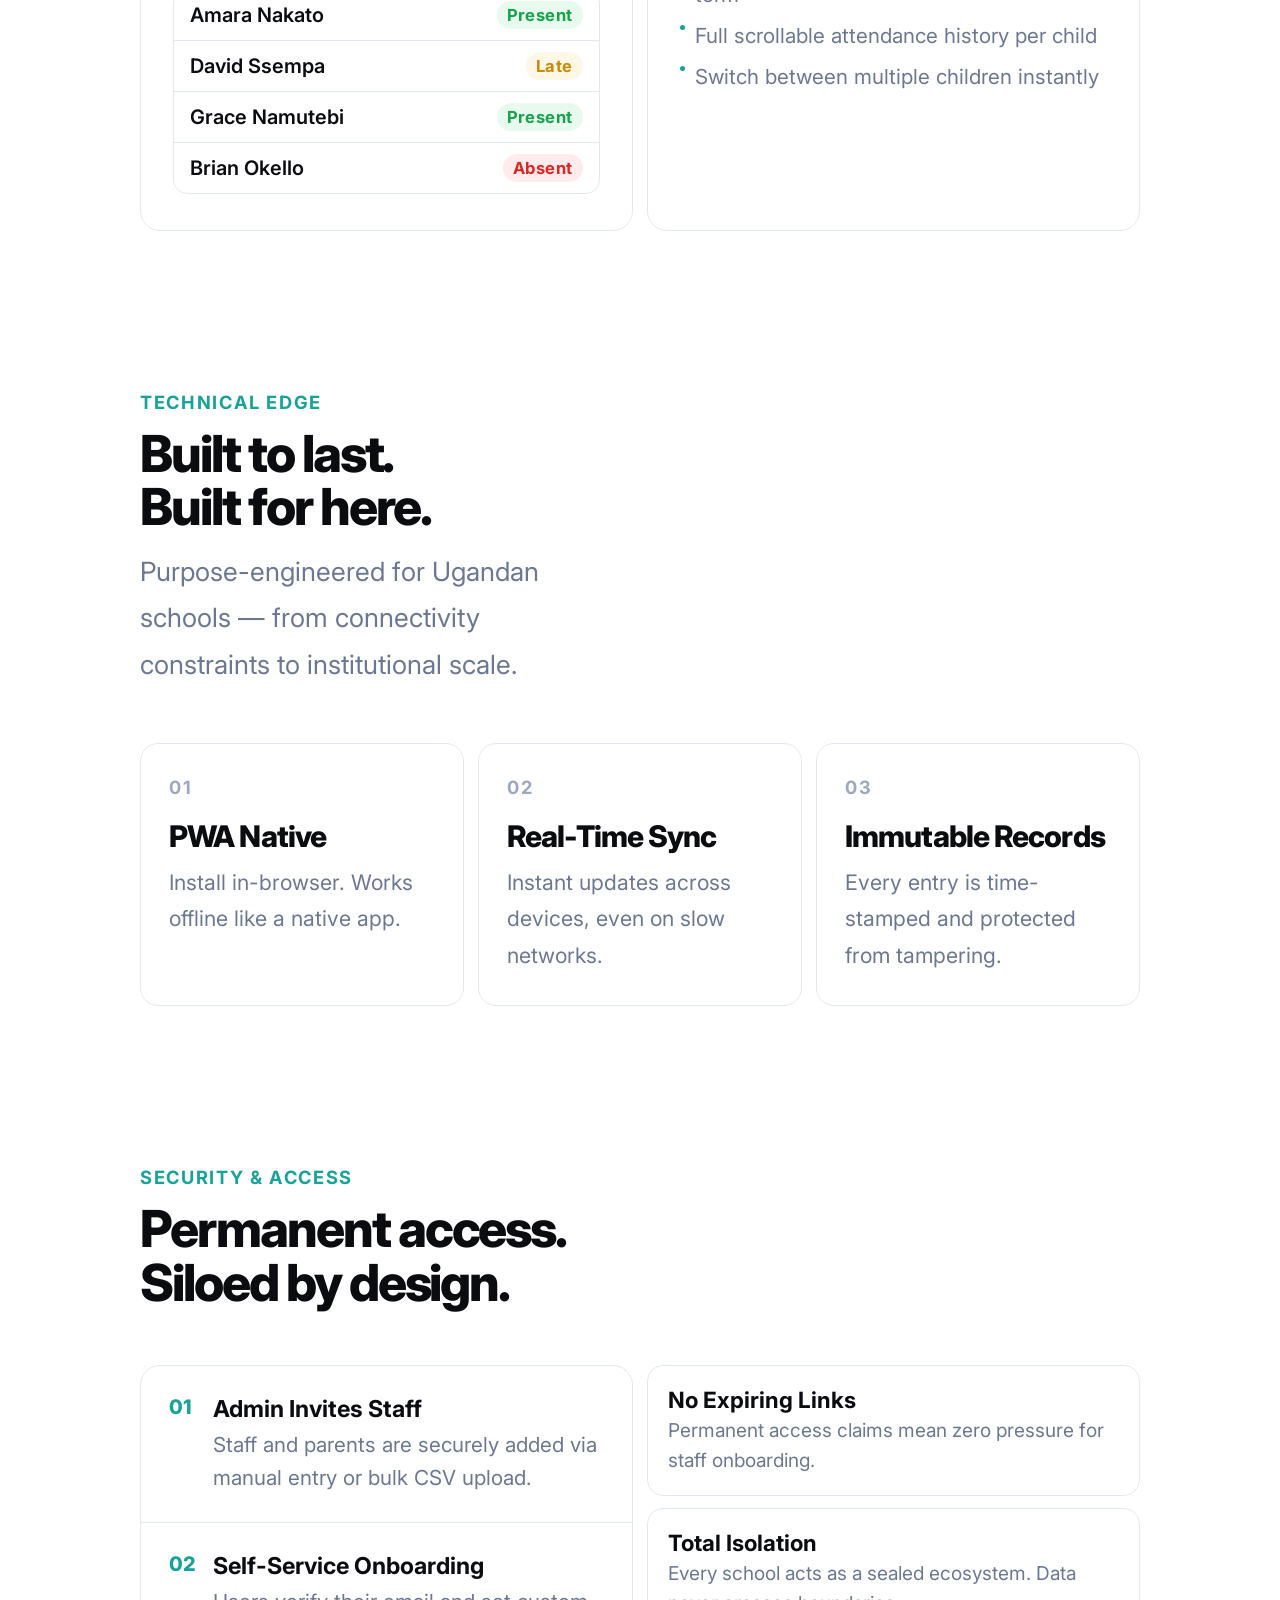
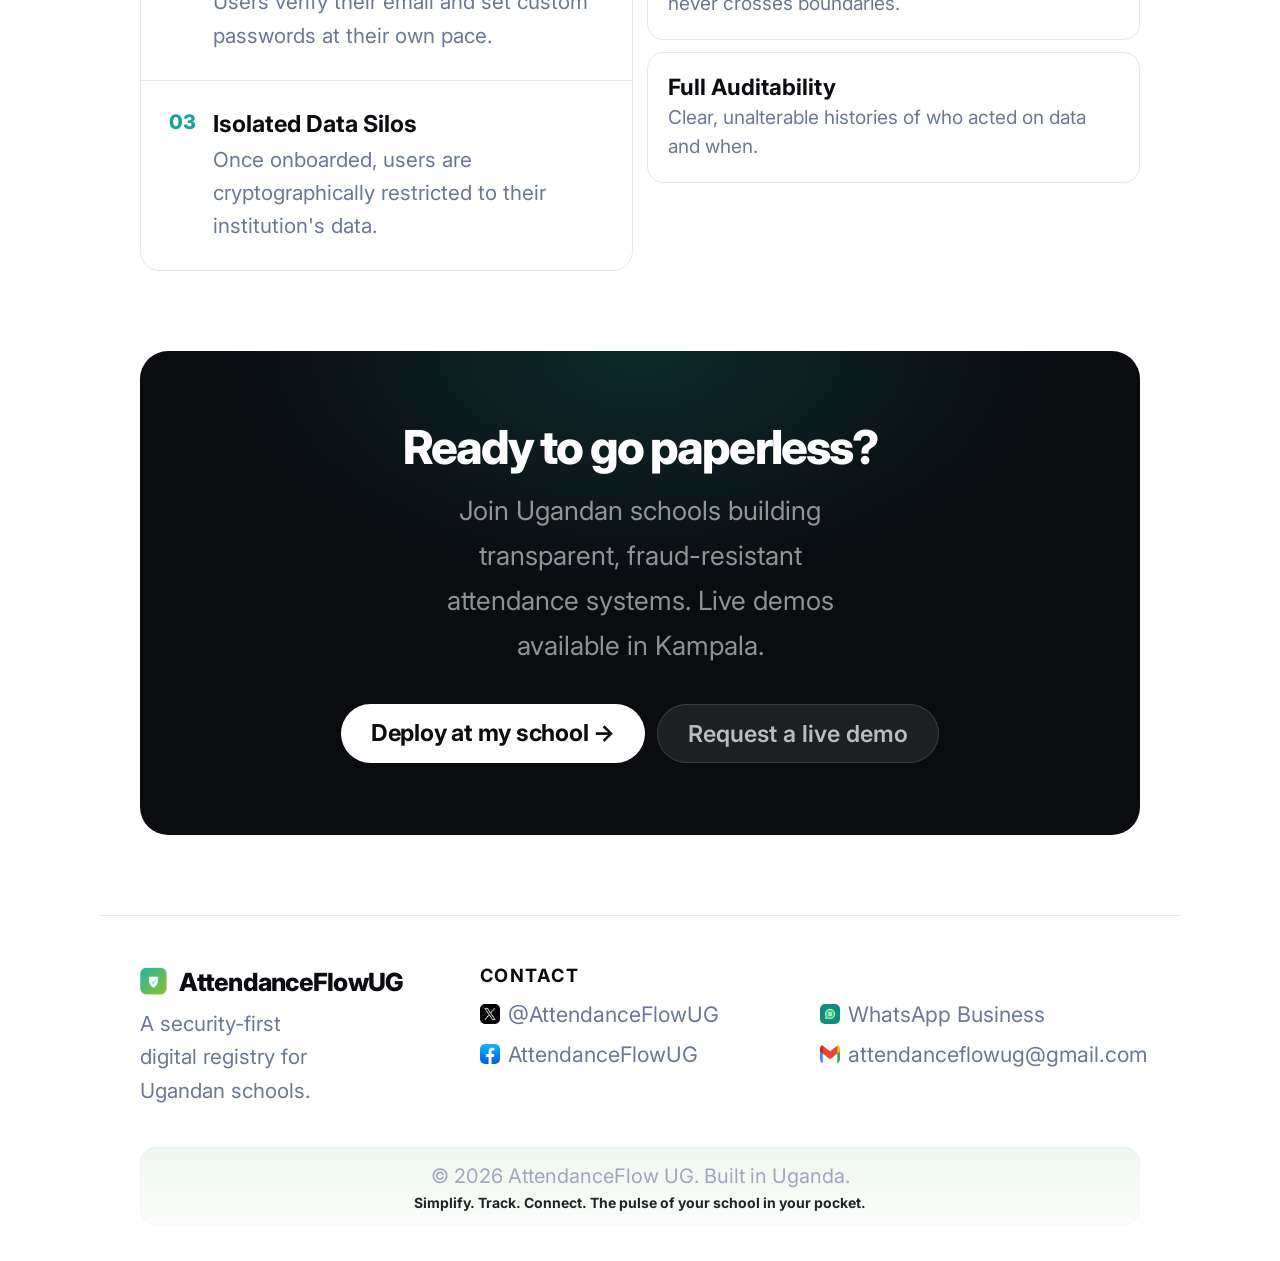
<file: features.html>
<!DOCTYPE html>
<html lang="en">

<head>
  <meta charset="UTF-8">
  <meta name="viewport" content="width=device-width, initial-scale=1.0">
  <title>Features — AttendanceFlow UG</title>
  <link rel="icon" type="image/svg+xml" href="favicon.svg">
  <link rel="icon" type="image/x-icon" sizes="16x16" href="APP-LOGO 16 x 16.ico">
  <link rel="icon" type="image/x-icon" sizes="32x32" href="APP-LOGO 32 x 32.ico">
  <link rel="apple-touch-icon" sizes="128x128" href="APP-LOGO 128 x 128.ico">
  <link rel="stylesheet" href="shared.css">
</head>

<body>

  <!-- NAV -->
  <nav>
    <div class="site-nav">
      <a href="index.html" class="logo"><img src="APP-LOGO.png" alt="Logo" class="logo-img">AttendanceFlowUG</a>
      <button class="menu-toggle" type="button" data-page="Features" aria-label="Toggle navigation"
        aria-expanded="false">
        <span class="menu-icon"><span></span></span>
        <span class="menu-label">Features</span>
      </button>
      <div class="nav-panel">
        <div class="nav-links">
          <a href="index.html">Home</a>
          <a href="tutorials.html">Tutorials</a>
          <a href="contact.html">Contact</a>
        </div>
        <div class="nav-actions">
          <a href="https://studio--studio-3981360013-870a8.us-central1.hosted.app/claim-account" class="nav-ghost">Claim
            access</a>
          <a href="https://studio--studio-3981360013-870a8.us-central1.hosted.app/" class="nav-pill">Get started</a>
        </div>
      </div>
    </div>
  </nav>

  <!-- SKY HEADER -->
  <div class="page-sky-header">
    <div class="sky-bg"></div>
    <svg class="sky-clouds" viewBox="0 0 1440 340" preserveAspectRatio="xMidYMin slice"
      xmlns="http://www.w3.org/2000/svg">
      <g opacity=".55">
        <ellipse cx="180" cy="120" rx="160" ry="46" fill="#fff" />
        <ellipse cx="250" cy="108" rx="80" ry="34" fill="#fff" />
        <ellipse cx="120" cy="114" rx="70" ry="28" fill="#fff" />
      </g>
      <g opacity=".5">
        <ellipse cx="1280" cy="100" rx="180" ry="50" fill="#fff" />
        <ellipse cx="1340" cy="88" rx="90" ry="36" fill="#fff" />
        <ellipse cx="1200" cy="94" rx="80" ry="30" fill="#fff" />
      </g>
      <g opacity=".6">
        <ellipse cx="640" cy="70" rx="130" ry="38" fill="#fff" />
        <ellipse cx="700" cy="58" rx="70" ry="30" fill="#fff" />
        <ellipse cx="580" cy="64" rx="64" ry="26" fill="#fff" />
      </g>
      <g opacity=".55">
        <ellipse cx="920" cy="90" rx="140" ry="42" fill="#fff" />
        <ellipse cx="980" cy="76" rx="72" ry="32" fill="#fff" />
        <ellipse cx="860" cy="84" rx="68" ry="28" fill="#fff" />
      </g>
      <g opacity=".5">
        <ellipse cx="420" cy="170" rx="100" ry="30" fill="#fff" />
        <ellipse cx="480" cy="160" rx="54" ry="24" fill="#fff" />
      </g>
      <g opacity=".45">
        <ellipse cx="1060" cy="155" rx="110" ry="32" fill="#fff" />
        <ellipse cx="1120" cy="144" rx="58" ry="26" fill="#fff" />
      </g>
    </svg>
    <div class="sky-fade"></div>

    <div class="badge" style="animation:fadeUp .6s ease both">
      <span class="badge-dot"></span>
      Three portals · One ecosystem
    </div>
    <h1 class="page-title" style="animation:fadeUp .6s .1s ease both">The <span>full</span> picture.</h1>
    <p class="page-desc-text" style="animation:fadeUp .6s .18s ease both">
      Every role in your school gets a purpose-built interface. Here's how they fit together.
    </p>
  </div>

  <!-- PORTALS -->
  <div id="portals">
    <div class="section">
      <p class="eyebrow reveal">Three portals</p>
      <h2 class="reveal d1">One living system.</h2>
      <p class="section-body reveal d2">Data flows between portals the moment it's created — no manual forwarding, no
        delays, no phone calls.</p>
    </div>
    <div class="section section-sm">
      <div class="portals-grid">

        <div class="portal-card wide reveal">
          <div class="pc-tag">Admin Command Center · /admin</div>
          <h3>The school's nerve center.</h3>
          <p>Live oversight of all attendance. One-click approvals, automated weekly trend reports, and instant alerts
            for missing submissions.</p>
          <div class="card-mock">
            <div class="mock-row">
              <div>
                <div class="mock-name">Ms. Nakimuli · Grade 6B</div>
                <div class="mock-meta">Submitted 8:04 AM · 28 students</div>
              </div>
              <button class="mock-btn">✓ Approve</button>
            </div>
            <div class="mock-row">
              <div>
                <div class="mock-name">Mr. Opio · Grade 4A</div>
                <div class="mock-meta">Submitted 8:11 AM · 31 students</div>
              </div>
              <button class="mock-btn">✓ Approve</button>
            </div>
            <div class="mock-row">
              <div>
                <div class="mock-name">Mrs. Namukasa · Grade 3C</div>
                <div class="mock-meta">Submitted 8:18 AM · 25 students</div>
              </div>
              <button class="mock-btn">✓ Approve</button>
            </div>
          </div>
        </div>

        <div class="portal-card reveal d1">
          <div class="pc-tag">Teacher Engine · /teacher</div>
          <h3>Mark class in less than 90 seconds.</h3>
          <div class="card-mock" style="margin-top:24px">
            <div class="mock-row">
              <div class="mock-name">Amara Nakato</div><span class="mock-tag mt-p">Present</span>
            </div>
            <div class="mock-row">
              <div class="mock-name">David Ssempa</div><span class="mock-tag mt-l">Late</span>
            </div>
            <div class="mock-row">
              <div class="mock-name">Grace Namutebi</div><span class="mock-tag mt-p">Present</span>
            </div>
            <div class="mock-row">
              <div class="mock-name">Brian Okello</div><span class="mock-tag mt-a">Absent</span>
            </div>
          </div>
        </div>

        <div class="portal-card reveal d2">
          <div class="pc-tag">Parent Portal · /parent</div>
          <h3>Peace of mind, instantly.</h3>
          <div class="feat-list" style="margin-top:24px">
            <div class="feat">
              <div class="feat-bullet"></div><span>Live stats: Present, Late, Absent for the term</span>
            </div>
            <div class="feat">
              <div class="feat-bullet"></div><span>Full scrollable attendance history per child</span>
            </div>
            <div class="feat">
              <div class="feat-bullet"></div><span>Switch between multiple children instantly</span>
            </div>
          </div>
        </div>

      </div>
    </div>
  </div>

  <!-- TECH EDGE -->
  <div class="section">
    <p class="eyebrow reveal">Technical edge</p>
    <h2 class="reveal d1">Built to last.<br>Built for here.</h2>
    <p class="section-body reveal d2">Purpose-engineered for Ugandan schools — from connectivity constraints to
      institutional scale.</p>
    <div class="tech-grid">
      <div class="tech-card reveal">
        <div class="tech-num">01</div>
        <h3>PWA Native</h3>
        <p>Install in-browser. Works offline like a native app.</p>
      </div>
      <div class="tech-card reveal d1">
        <div class="tech-num">02</div>
        <h3>Real-Time Sync</h3>
        <p>Instant updates across devices, even on slow networks.</p>
      </div>
      <div class="tech-card reveal d2">
        <div class="tech-num">03</div>
        <h3>Immutable Records</h3>
        <p>Every entry is time-stamped and protected from tampering.</p>
      </div>
    </div>
  </div>

  <!-- SECURITY -->
  <div class="section">
    <p class="eyebrow reveal">Security & access</p>
    <h2 class="reveal d1">Permanent access.<br>Siloed by design.</h2>
    <div class="sec-grid">
      <div class="sec-steps reveal">
        <div class="sec-step">
          <div class="sec-n">01</div>
          <div>
            <div class="sec-step-title">Admin Invites Staff</div>
            <div class="sec-step-desc">Staff and parents are securely added via manual entry or bulk CSV upload.</div>
          </div>
        </div>
        <div class="sec-step">
          <div class="sec-n">02</div>
          <div>
            <div class="sec-step-title">Self-Service Onboarding</div>
            <div class="sec-step-desc">Users verify their email and set custom passwords at their own pace.</div>
          </div>
        </div>
        <div class="sec-step">
          <div class="sec-n">03</div>
          <div>
            <div class="sec-step-title">Isolated Data Silos</div>
            <div class="sec-step-desc">Once onboarded, users are cryptographically restricted to their institution's
              data.</div>
          </div>
        </div>
      </div>
      <div class="sec-pills">
        <div class="sec-pill reveal d1">
          <div>
            <div class="sp-title">No Expiring Links</div>
            <div class="sp-desc">Permanent access claims mean zero pressure for staff onboarding.</div>
          </div>
        </div>
        <div class="sec-pill reveal d1">
          <div>
            <div class="sp-title">Total Isolation</div>
            <div class="sp-desc">Every school acts as a sealed ecosystem. Data never crosses boundaries.</div>
          </div>
        </div>
        <div class="sec-pill reveal d1">
          <div>
            <div class="sp-title">Full Auditability</div>
            <div class="sp-desc">Clear, unalterable histories of who acted on data and when.</div>
          </div>
        </div>
      </div>
    </div>
  </div>

  <!-- CTA -->
  <div class="cta-wrap reveal">
    <div class="cta-box">
      <h2>Ready to go paperless?</h2>
      <p>Join Ugandan schools building transparent, fraud-resistant attendance systems. Live demos available in
        Kampala.</p>
      <div class="cta-btns">
        <a href="https://studio--studio-3981360013-870a8.us-central1.hosted.app/" class="cta-btn-p">Deploy at my school
          →</a>
        <a href="contact.html" class="cta-btn-g">Request a live demo</a>
      </div>
    </div>
  </div>

  <!-- FOOTER -->
  <footer>
    <div class="footer-top">
      <div class="footer-brand">
        <div class="logo-f"><img src="APP-LOGO.png" alt="Logo" class="logo-img">AttendanceFlowUG</div>
        <p>A security-first digital registry for Ugandan schools.</p>
      </div>
      <div class="footer-links">
        <div class="footer-col">
          <h4>Contact</h4>
          <a href="https://x.com/AttendanceFlow" target="_blank" rel="noopener"><img src="X.png" alt="X"
              class="footer-icon">
            @AttendanceFlowUG</a>
          <a href="https://wa.me/256747511398" target="_blank" rel="noopener"><img src="whatsapp business.jpg"
              alt="WhatsApp Business" class="footer-icon"> WhatsApp Business</a>
          <a href="https://www.facebook.com/profile.php?id=61588762336919" target="_blank" rel="noopener"><img
              src="Facebook.jpg" alt="Facebook" class="footer-icon"> AttendanceFlowUG</a>
          <a href="mailto:attendanceflowug@gmail.com"><img src="Gmail(1).png" alt="Email" class="footer-icon">
            attendanceflowug@gmail.com</a>
        </div>
      </div>
    </div>
    <div class="footer-bottom">
      <div class="footer-copy">© 2026 AttendanceFlow UG. Built in Uganda.</div>
      <div class="footer-copy footer-copy-tagline">Simplify. Track. Connect. The pulse of your school in your pocket.
      </div>
    </div>
  </footer>

  <script>
    const els = document.querySelectorAll('.reveal');
    const obs = new IntersectionObserver(e => e.forEach(el => { if (el.isIntersecting) el.target.classList.add('in'); }), { threshold: 0.1 });
    els.forEach(el => obs.observe(el));

    document.querySelectorAll('.menu-toggle').forEach((button) => {
      const label = button.querySelector('.menu-label');
      const pageName = button.dataset.page || 'Menu';
      if (label) label.textContent = pageName;

      button.addEventListener('click', () => {
        const nav = button.closest('.site-nav');
        const isOpen = nav.classList.toggle('open');
        button.setAttribute('aria-expanded', String(isOpen));
      });
    });

    document.querySelectorAll('.nav-links a, .nav-actions a').forEach((link) => {
      link.addEventListener('click', () => {
        const nav = link.closest('.site-nav');
        if (nav) {
          nav.classList.remove('open');
          const toggle = nav.querySelector('.menu-toggle');
          if (toggle) toggle.setAttribute('aria-expanded', 'false');
        }
      });
    });

    const mobileScrollTag = document.querySelector('.mobile-scroll-tag');
    if (mobileScrollTag) {
      let lastScrollY = window.scrollY;

      const updateTag = () => {
        const currentY = window.scrollY;
        const goingDown = currentY > lastScrollY;
        const distance = Math.min(Math.max((currentY / (document.body.scrollHeight - window.innerHeight)) * 1.4, 0), 1);
        const opacity = goingDown ? Math.min(distance * 1.5, 1) : Math.max(1 - distance * 1.4, 0);
        mobileScrollTag.style.opacity = opacity;
        mobileScrollTag.style.transform = `translateX(-50%) translateY(${goingDown ? 8 : -8}px)`;
        lastScrollY = currentY;
      };

      updateTag();
      window.addEventListener('scroll', updateTag, { passive: true });
    }
  </script>
  <div class="mobile-scroll-tag">AttendanceFlowUG — Simplify school attendance</div>
</body>

</html>
</file>
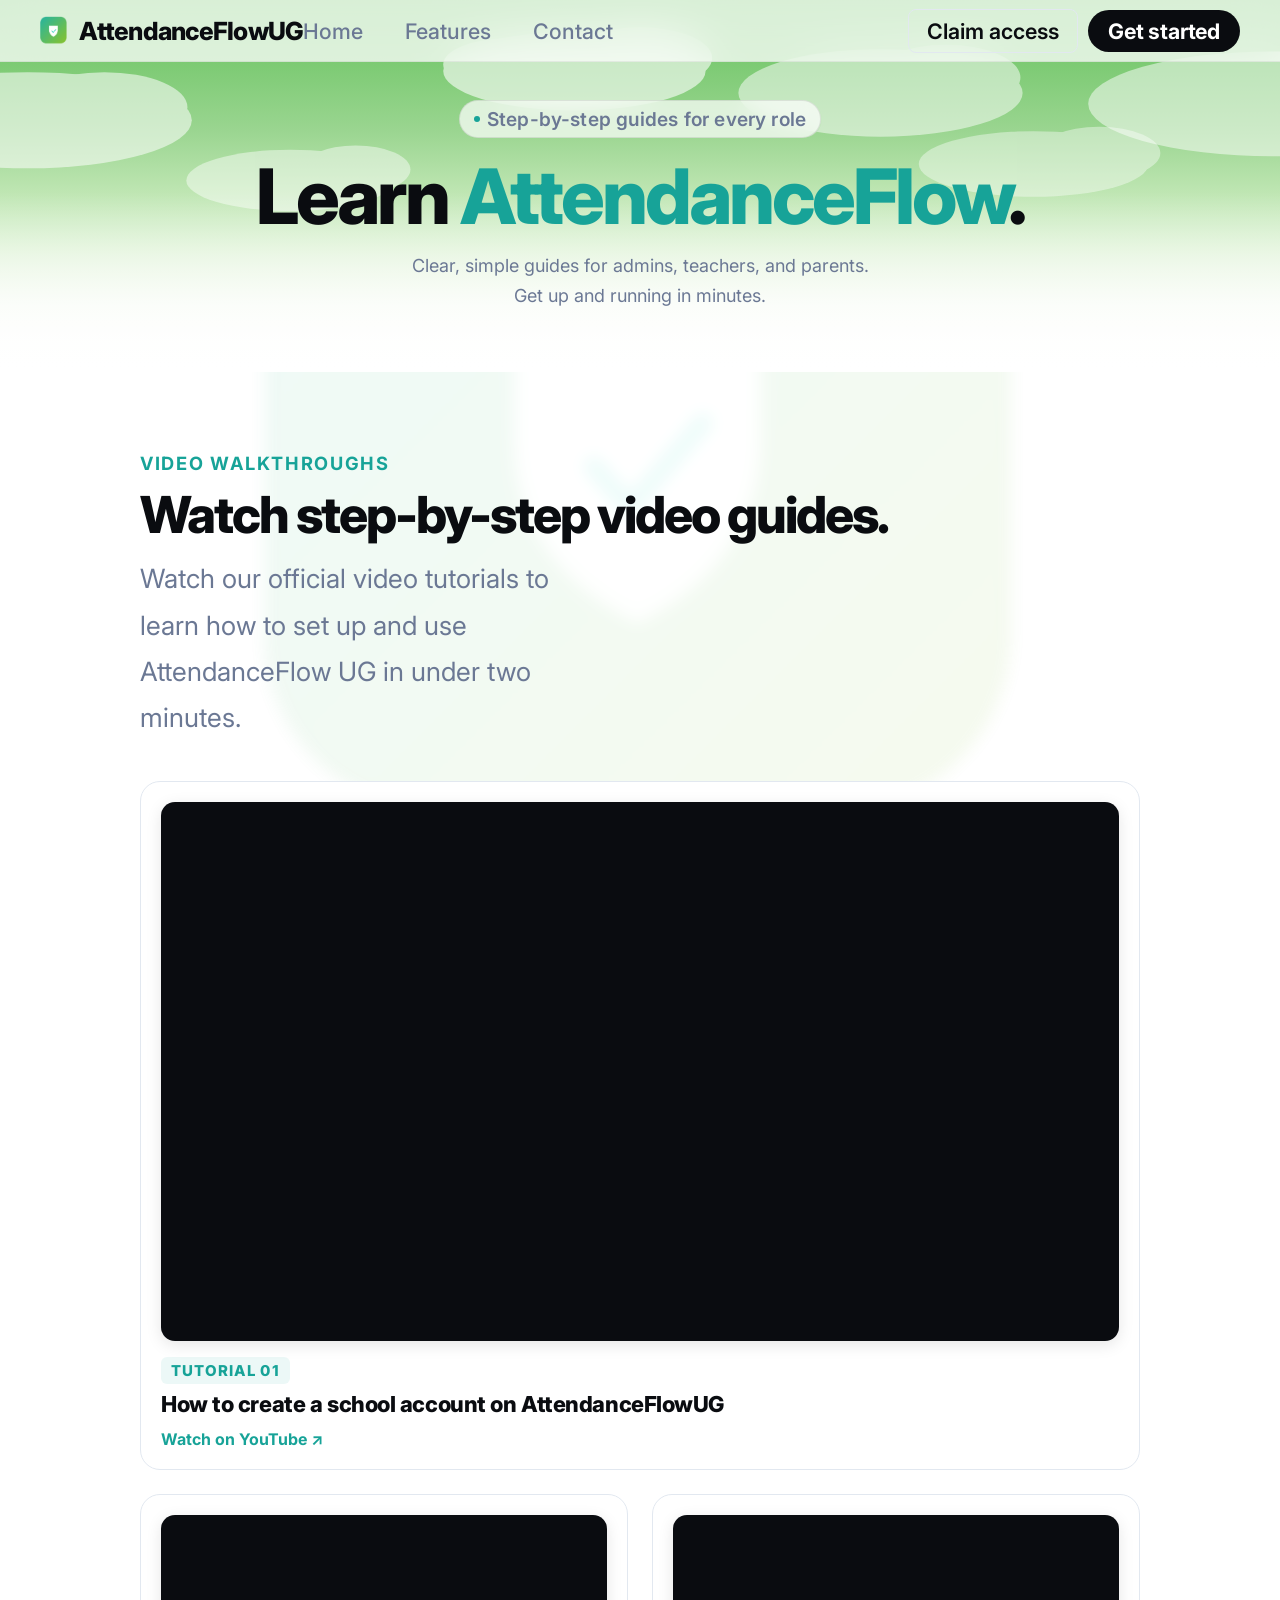
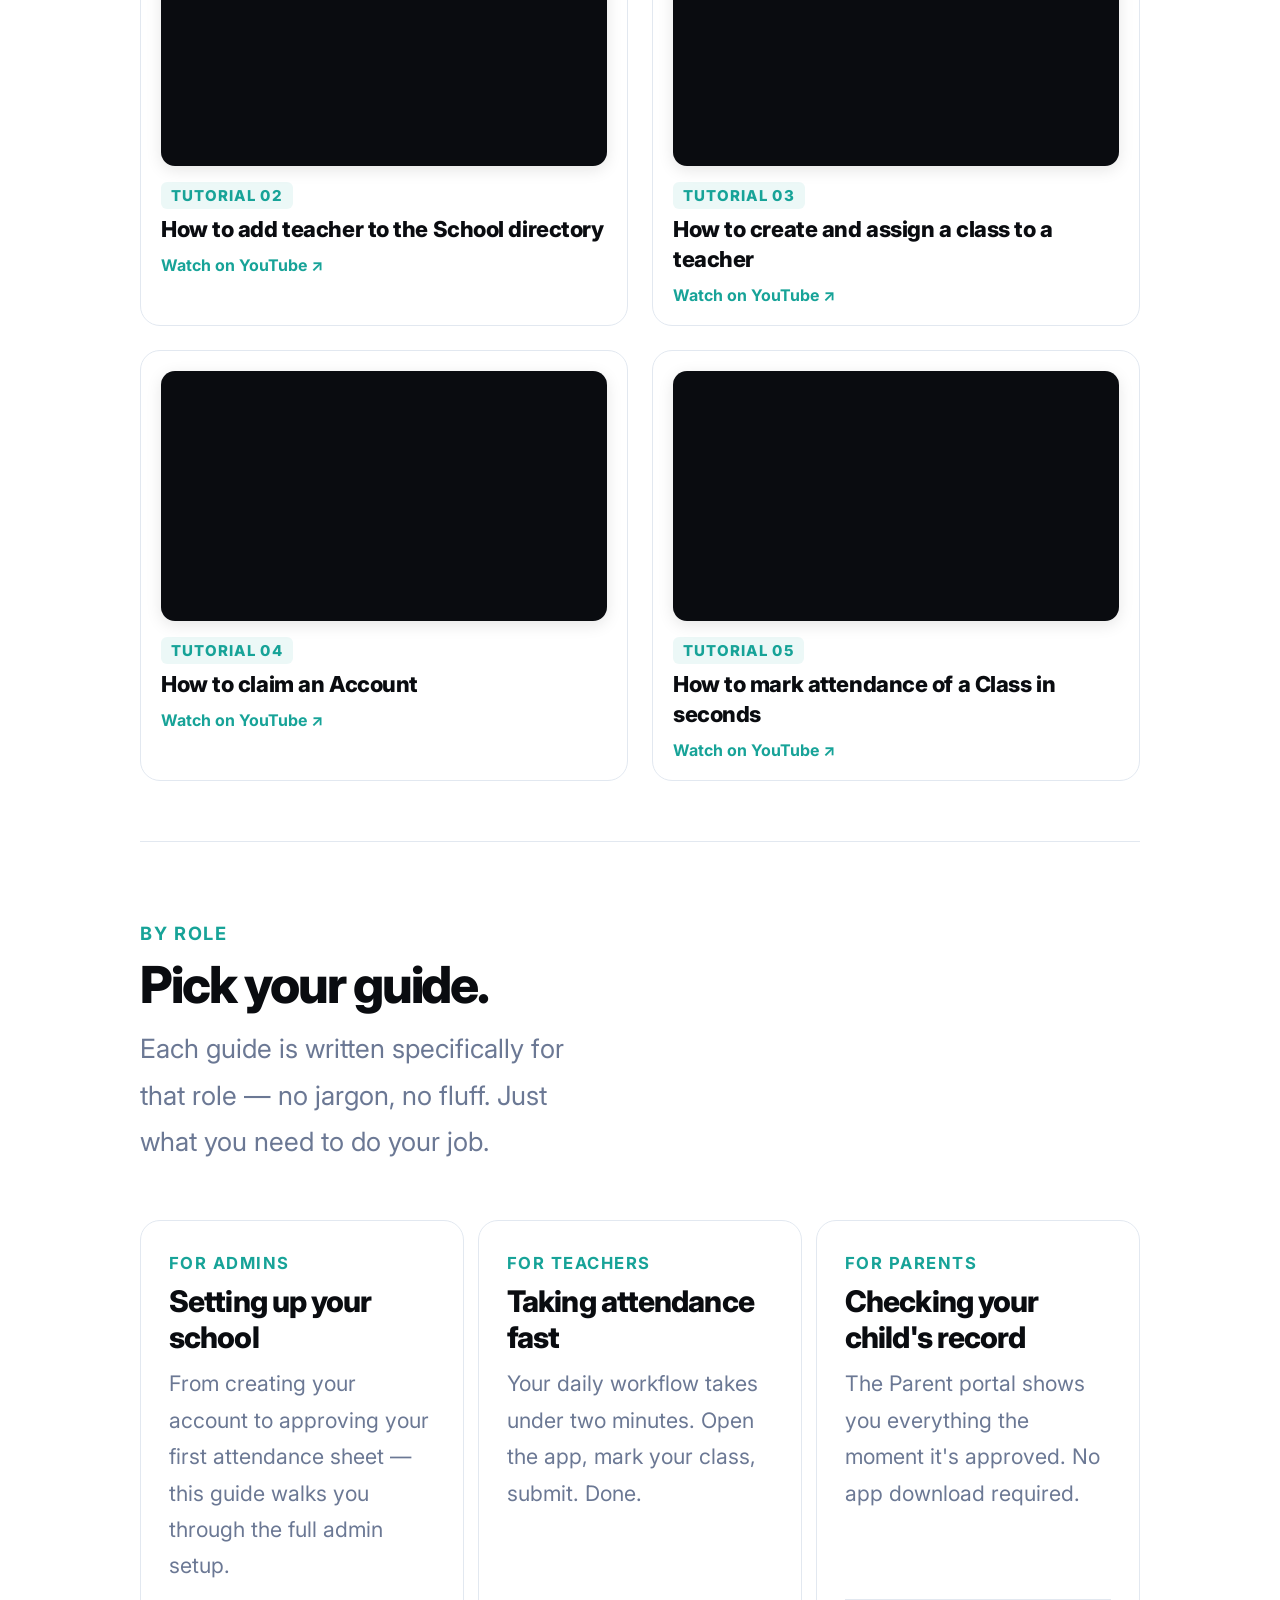
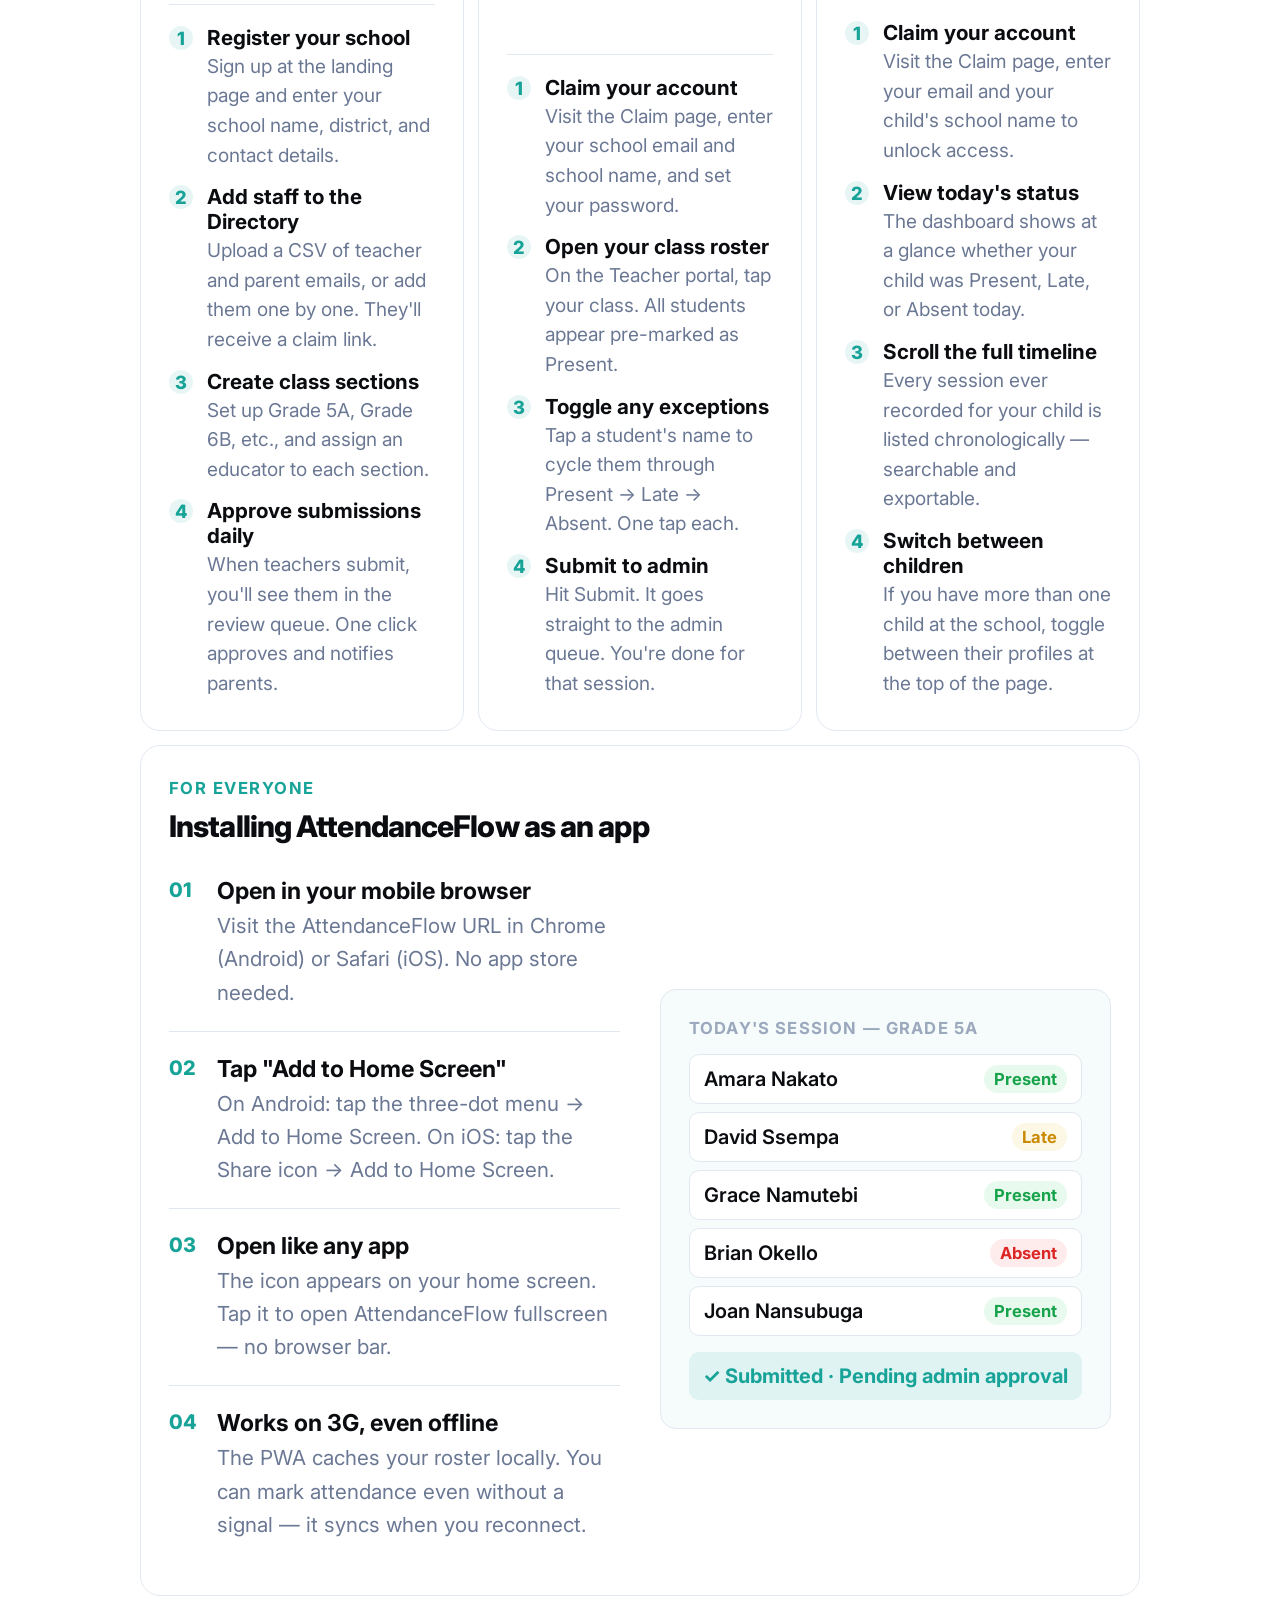
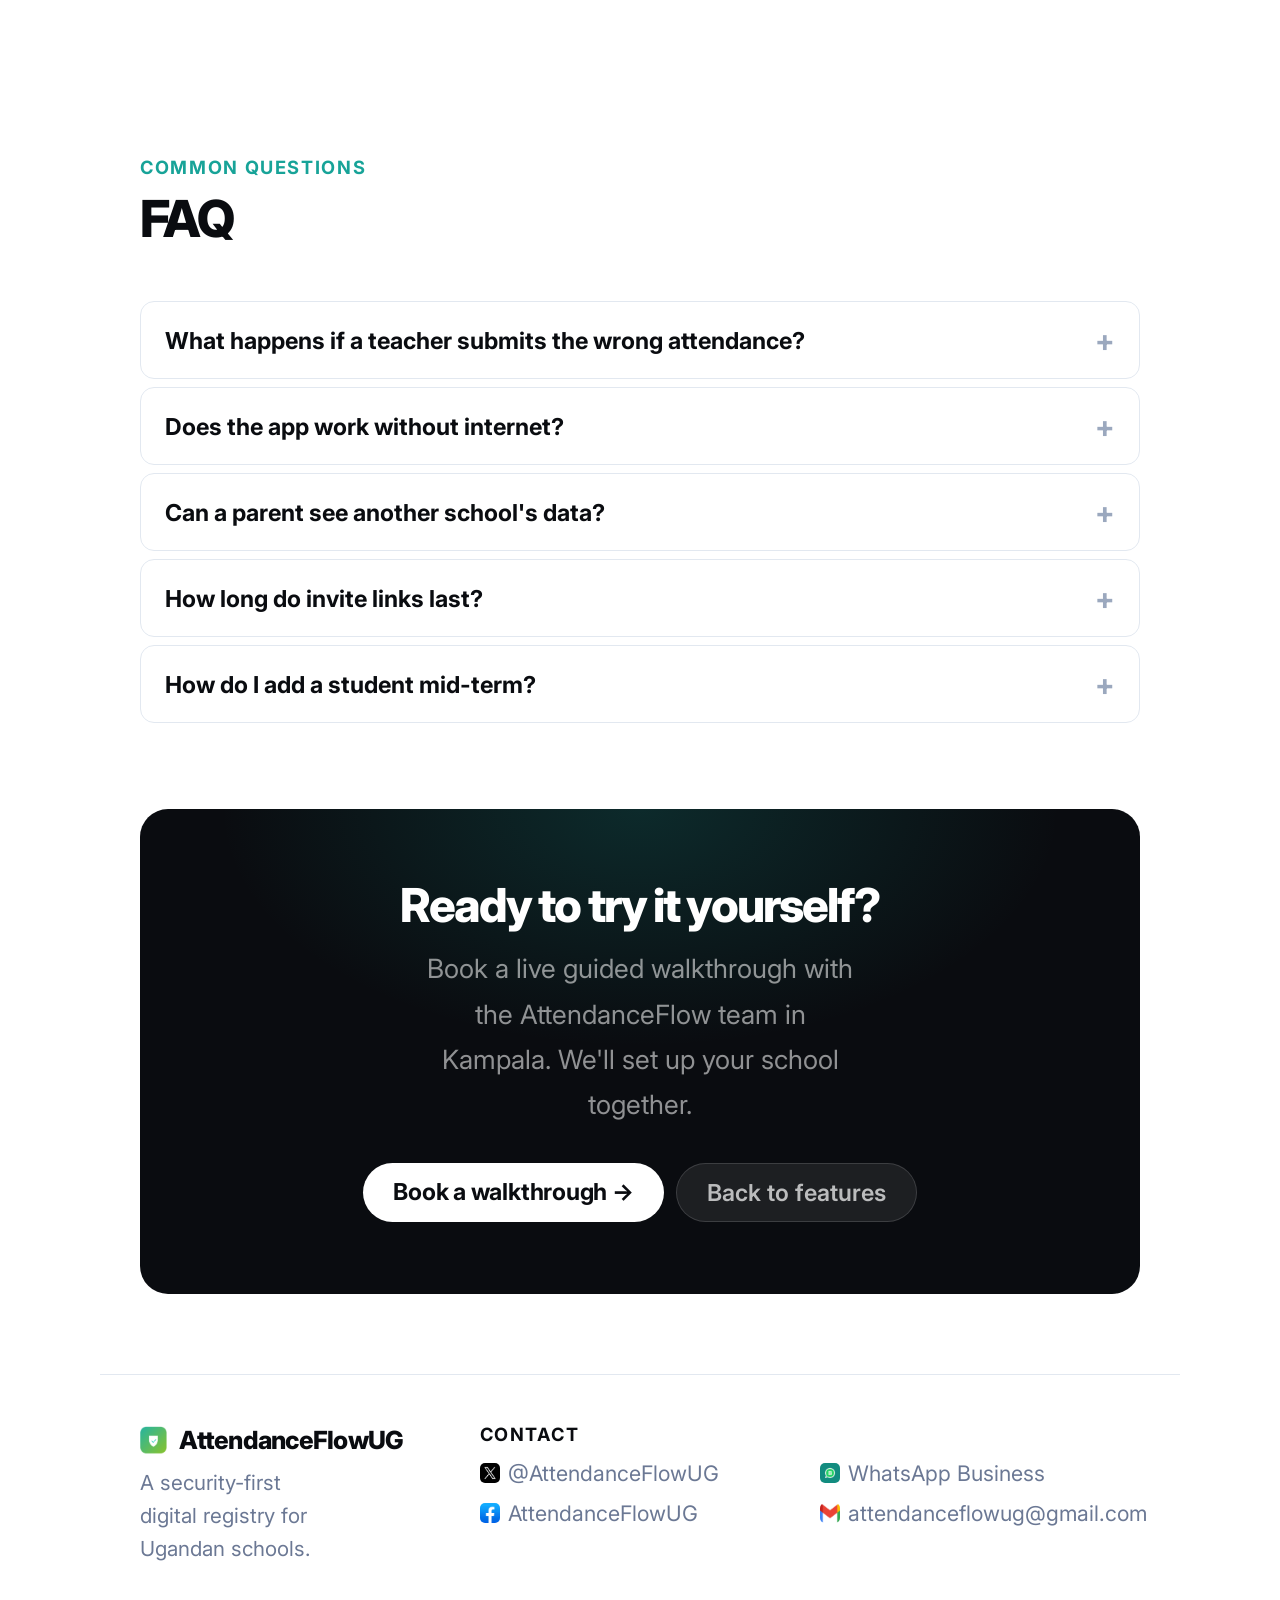
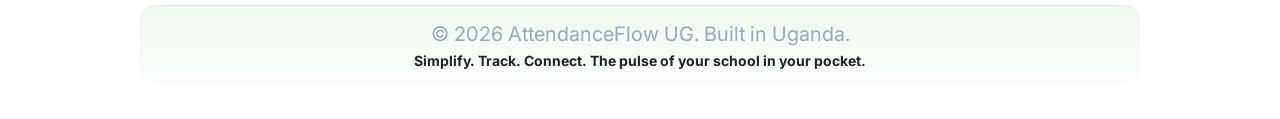
<file: tutorials.html>
<!DOCTYPE html>
<html lang="en">

<head>
  <meta charset="UTF-8">
  <meta name="viewport" content="width=device-width, initial-scale=1.0">
  <title>Tutorials — AttendanceFlow UG</title>
  <link rel="icon" type="image/svg+xml" href="favicon.svg">
  <link rel="icon" type="image/x-icon" sizes="16x16" href="APP-LOGO 16 x 16.ico">
  <link rel="icon" type="image/x-icon" sizes="32x32" href="APP-LOGO 32 x 32.ico">
  <link rel="apple-touch-icon" sizes="128x128" href="APP-LOGO 128 x 128.ico">
  <link rel="stylesheet" href="shared.css">
  <style>
    /* Tutorial-specific styles */
    .tut-grid {
      display: grid;
      grid-template-columns: 1fr 1fr 1fr;
      gap: 14px;
      margin-top: 56px
    }

    .tut-card {
      border: 1px solid var(--border);
      border-radius: 20px;
      background: #fff;
      padding: 32px 28px;
      position: relative;
      overflow: hidden;
      transition: border-color .25s, transform .25s, box-shadow .25s;
      display: flex;
      flex-direction: column;
      gap: 0;
    }

    .tut-card:hover {
      border-color: #c5cfe0;
      transform: translateY(-4px);
      box-shadow: 0 12px 40px rgba(0, 0, 0, 0.07)
    }

    .tut-role {
      font-size: 16.6px;
      font-weight: 700;
      letter-spacing: 0.09em;
      text-transform: uppercase;
      color: var(--teal);
      margin-bottom: 10px;
    }

    .tut-icon {
      font-size: 53.1px;
      margin-bottom: 16px
    }

    .tut-card h3 {
      font-size: 29.8px;
      font-weight: 800;
      letter-spacing: -0.03em;
      color: var(--ink);
      margin-bottom: 10px
    }

    .tut-card p {
      font-size: 21.4px;
      color: var(--grey);
      line-height: 1.7;
      flex: 1
    }

    .tut-steps {
      margin-top: 20px;
      border-top: 1px solid var(--border);
      padding-top: 20px;
      display: flex;
      flex-direction: column;
      gap: 14px;
    }

    .tut-step {
      display: flex;
      gap: 14px;
      align-items: flex-start
    }

    .tut-step-num {
      width: 24px;
      height: 24px;
      border-radius: 50%;
      background: rgba(23, 163, 152, 0.1);
      color: var(--teal);
      font-size: 18.3px;
      font-weight: 800;
      display: flex;
      align-items: center;
      justify-content: center;
      flex-shrink: 0;
      margin-top: 1px;
    }

    .tut-step-title {
      font-size: 20.7px;
      font-weight: 700;
      color: var(--ink);
      margin-bottom: 2px
    }

    .tut-step-desc {
      font-size: 19.1px;
      color: var(--grey);
      line-height: 1.55
    }

    /* Wide tutorial card */
    .tut-card.wide-card {
      grid-column: span 3
    }

    .wide-grid {
      display: grid;
      grid-template-columns: 1fr 1fr;
      gap: 40px;
      align-items: center
    }

    .wide-steps-col {
      display: flex;
      flex-direction: column;
      gap: 0
    }

    .wide-step {
      display: flex;
      gap: 20px;
      padding: 22px 0;
      border-bottom: 1px solid var(--border);
    }

    .wide-step:last-child {
      border-bottom: none
    }

    .ws-num {
      font-size: 20px;
      font-weight: 800;
      color: var(--teal);
      flex-shrink: 0;
      width: 28px;
      padding-top: 2px
    }

    .ws-title {
      font-size: 23.3px;
      font-weight: 700;
      color: var(--ink);
      margin-bottom: 4px
    }

    .ws-desc {
      font-size: 20.7px;
      color: var(--grey);
      line-height: 1.6
    }

    .wide-visual {
      background: rgba(23, 163, 152, 0.04);
      border: 1px solid var(--border);
      border-radius: 16px;
      padding: 28px;
    }

    .wv-label {
      font-size: 16.6px;
      font-weight: 700;
      color: var(--grey2);
      text-transform: uppercase;
      letter-spacing: 0.07em;
      margin-bottom: 16px
    }

    .wv-rows {
      display: flex;
      flex-direction: column;
      gap: 8px
    }

    .wv-row {
      display: flex;
      align-items: center;
      justify-content: space-between;
      padding: 10px 14px;
      border-radius: 10px;
      background: #fff;
      border: 1px solid var(--border);
      font-size: 20px;
    }

    .wv-name {
      font-weight: 600;
      color: var(--ink)
    }

    .wv-status {
      font-size: 16.6px;
      font-weight: 700;
      padding: 4px 10px;
      border-radius: 100px
    }

    /* FAQ */
    .faq-list {
      margin-top: 56px;
      display: flex;
      flex-direction: column;
      gap: 2px
    }

    .faq-item {
      border: 1px solid var(--border);
      border-radius: 14px;
      background: #fff;
      overflow: hidden;
      margin-bottom: 6px
    }

    .faq-q {
      display: flex;
      align-items: center;
      justify-content: space-between;
      padding: 20px 24px;
      cursor: pointer;
      font-size: 23.3px;
      font-weight: 700;
      color: var(--ink);
      transition: color .18s;
    }

    .faq-q:hover {
      color: var(--teal)
    }

    .faq-icon {
      font-size: 29.8px;
      color: var(--grey2);
      transition: transform .25s;
      flex-shrink: 0
    }

    .faq-a {
      max-height: 0;
      overflow: hidden;
      font-size: 21.4px;
      color: var(--grey);
      line-height: 1.7;
      padding: 0 24px;
      transition: max-height .35s ease, padding .35s ease;
    }

    .faq-item.open .faq-a {
      max-height: 200px;
      padding: 0 24px 20px
    }

    .faq-item.open .faq-icon {
      transform: rotate(45deg)
    }

    @media(max-width:860px) {
      .tut-grid {
        grid-template-columns: 1fr
      }

      .tut-card.wide-card {
        grid-column: span 1
      }

      .wide-grid {
        grid-template-columns: 1fr
      }

      .video-grid {
        grid-template-columns: 1fr
      }

      .video-card.featured {
        grid-column: span 1
      }
    }

    /* Video Tutorials Section */
    .video-section {
      margin-bottom: 80px;
      border-bottom: 1px solid var(--border);
      padding-bottom: 60px
    }

    .video-grid {
      display: grid;
      grid-template-columns: repeat(2, 1fr);
      gap: 24px;
      margin-top: 40px
    }

    .video-card {
      border: 1px solid var(--border);
      border-radius: 20px;
      background: #fff;
      padding: 20px;
      display: flex;
      flex-direction: column;
      gap: 16px;
      transition: border-color .25s, transform .25s, box-shadow .25s;
    }

    .video-card.featured {
      grid-column: span 2
    }

    .video-card:hover {
      border-color: #c5cfe0;
      transform: translateY(-3px);
      box-shadow: 0 12px 36px rgba(10, 12, 16, 0.08)
    }

    .video-wrapper {
      position: relative;
      width: 100%;
      padding-bottom: 56.25%;
      height: 0;
      border-radius: 14px;
      overflow: hidden;
      background: var(--ink);
      box-shadow: 0 4px 16px rgba(0, 0, 0, 0.1);
    }

    .video-wrapper iframe {
      position: absolute;
      top: 0;
      left: 0;
      width: 100%;
      height: 100%;
      border: 0
    }

    .video-info {
      display: flex;
      flex-direction: column;
      gap: 6px
    }

    .video-step-badge {
      display: inline-flex;
      align-items: center;
      font-size: 15px;
      font-weight: 800;
      letter-spacing: 0.07em;
      text-transform: uppercase;
      color: var(--teal);
      background: rgba(23, 163, 152, 0.08);
      padding: 4px 10px;
      border-radius: 6px;
      width: fit-content;
    }

    .video-title {
      font-size: 22px;
      font-weight: 800;
      letter-spacing: -0.02em;
      color: var(--ink);
      line-height: 1.35
    }

    .video-direct-link {
      font-size: 16px;
      font-weight: 700;
      color: var(--teal);
      text-decoration: none;
      margin-top: 4px;
      display: inline-flex;
      align-items: center;
      gap: 4px;
      transition: color .18s ease;
    }

    .video-direct-link:hover {
      color: var(--ink);
      text-decoration: underline
    }

    @media(max-width:860px) {
      .video-grid {
        grid-template-columns: 1fr !important;
      }

      .video-card.featured {
        grid-column: span 1 !important;
      }
    }
  </style>
</head>

<body>

  <!-- NAV -->
  <nav>
    <div class="site-nav">
      <a href="index.html" class="logo"><img src="APP-LOGO.png" alt="Logo" class="logo-img">AttendanceFlowUG</a>
      <button class="menu-toggle" type="button" data-page="Tutorials" aria-label="Toggle navigation"
        aria-expanded="false">
        <span class="menu-icon"><span></span></span>
        <span class="menu-label">Tutorials</span>
      </button>
      <div class="nav-panel">
        <div class="nav-links">
          <a href="index.html">Home</a>
          <a href="features.html">Features</a>
          <a href="contact.html">Contact</a>
        </div>
        <div class="nav-actions">
          <a href="https://studio--studio-3981360013-870a8.us-central1.hosted.app/claim-account" class="nav-ghost">Claim
            access</a>
          <a href="https://studio--studio-3981360013-870a8.us-central1.hosted.app/" class="nav-pill">Get started</a>
        </div>
      </div>
    </div>
  </nav>

  <!-- SKY HEADER -->
  <div class="page-sky-header">
    <div class="sky-bg"></div>
    <svg class="sky-clouds" viewBox="0 0 1440 340" preserveAspectRatio="xMidYMin slice"
      xmlns="http://www.w3.org/2000/svg">
      <g opacity=".55">
        <ellipse cx="160" cy="110" rx="150" ry="44" fill="#fff" />
        <ellipse cx="230" cy="98" rx="76" ry="32" fill="#fff" />
        <ellipse cx="100" cy="104" rx="66" ry="26" fill="#fff" />
      </g>
      <g opacity=".5">
        <ellipse cx="1300" cy="95" rx="170" ry="48" fill="#fff" />
        <ellipse cx="1360" cy="83" rx="86" ry="34" fill="#fff" />
        <ellipse cx="1220" cy="89" rx="76" ry="28" fill="#fff" />
      </g>
      <g opacity=".6">
        <ellipse cx="660" cy="65" rx="120" ry="36" fill="#fff" />
        <ellipse cx="720" cy="53" rx="66" ry="28" fill="#fff" />
        <ellipse cx="600" cy="59" rx="60" ry="24" fill="#fff" />
      </g>
      <g opacity=".5">
        <ellipse cx="940" cy="85" rx="130" ry="40" fill="#fff" />
        <ellipse cx="1000" cy="71" rx="68" ry="30" fill="#fff" />
      </g>
      <g opacity=".45">
        <ellipse cx="400" cy="165" rx="95" ry="28" fill="#fff" />
        <ellipse cx="460" cy="155" rx="50" ry="22" fill="#fff" />
      </g>
      <g opacity=".4">
        <ellipse cx="1080" cy="150" rx="105" ry="30" fill="#fff" />
        <ellipse cx="1140" cy="140" rx="56" ry="24" fill="#fff" />
      </g>
    </svg>
    <div class="sky-fade"></div>

    <div class="badge" style="animation:fadeUp .6s ease both">
      <span class="badge-dot"></span>
      Step-by-step guides for every role
    </div>
    <h1 class="page-title" style="animation:fadeUp .6s .1s ease both">Learn <span>AttendanceFlow</span>.</h1>
    <p class="page-desc-text" style="animation:fadeUp .6s .18s ease both">
      Clear, simple guides for admins, teachers, and parents. Get up and running in minutes.
    </p>
  </div>

  <!-- TUTORIALS -->
  <div class="section">

    <!-- VIDEO TUTORIALS -->
    <div class="video-section">
      <p class="eyebrow reveal">Video Walkthroughs</p>
      <h2 class="reveal d1">Watch step-by-step video guides.</h2>
      <p class="section-body reveal d2">Watch our official video tutorials to learn how to set up and use AttendanceFlow
        UG in under two minutes.</p>

      <div class="video-grid">
        <!-- VIDEO 1 -->
        <div class="video-card featured reveal">
          <div class="video-wrapper">
            <iframe src="https://www.youtube-nocookie.com/embed/gH2PwwoXPd8"
              title="How to create a school account on AttendanceFlowUG"
              allow="accelerometer; autoplay; clipboard-write; encrypted-media; gyroscope; picture-in-picture; web-share"
              allowfullscreen></iframe>
          </div>
          <div class="video-info">
            <span class="video-step-badge">Tutorial 01</span>
            <h3 class="video-title">How to create a school account on AttendanceFlowUG</h3>
            <a href="https://www.youtube.com/watch?v=gH2PwwoXPd8" target="_blank" rel="noopener"
              class="video-direct-link">Watch on YouTube ↗</a>
          </div>
        </div>

        <!-- VIDEO 2 -->
        <div class="video-card reveal d1">
          <div class="video-wrapper">
            <iframe src="https://www.youtube-nocookie.com/embed/Eea9LcIvbJ4"
              title="How to add teacher to the School directory"
              allow="accelerometer; autoplay; clipboard-write; encrypted-media; gyroscope; picture-in-picture; web-share"
              allowfullscreen></iframe>
          </div>
          <div class="video-info">
            <span class="video-step-badge">Tutorial 02</span>
            <h3 class="video-title">How to add teacher to the School directory</h3>
            <a href="https://www.youtube.com/watch?v=Eea9LcIvbJ4" target="_blank" rel="noopener"
              class="video-direct-link">Watch on YouTube ↗</a>
          </div>
        </div>

        <!-- VIDEO 3 -->
        <div class="video-card reveal d2">
          <div class="video-wrapper">
            <iframe src="https://www.youtube-nocookie.com/embed/cdSD_k2vrm8"
              title="How to create and assign a class to a teacher"
              allow="accelerometer; autoplay; clipboard-write; encrypted-media; gyroscope; picture-in-picture; web-share"
              allowfullscreen></iframe>
          </div>
          <div class="video-info">
            <span class="video-step-badge">Tutorial 03</span>
            <h3 class="video-title">How to create and assign a class to a teacher</h3>
            <a href="https://www.youtube.com/watch?v=cdSD_k2vrm8" target="_blank" rel="noopener"
              class="video-direct-link">Watch on YouTube ↗</a>
          </div>
        </div>

        <!-- VIDEO 4 -->
        <div class="video-card reveal d1">
          <div class="video-wrapper">
            <iframe src="https://www.youtube-nocookie.com/embed/_Hk43wSwh-g" title="How to claim an Account"
              allow="accelerometer; autoplay; clipboard-write; encrypted-media; gyroscope; picture-in-picture; web-share"
              allowfullscreen></iframe>
          </div>
          <div class="video-info">
            <span class="video-step-badge">Tutorial 04</span>
            <h3 class="video-title">How to claim an Account</h3>
            <a href="https://www.youtube.com/watch?v=_Hk43wSwh-g" target="_blank" rel="noopener"
              class="video-direct-link">Watch on YouTube ↗</a>
          </div>
        </div>

        <!-- VIDEO 5 -->
        <div class="video-card reveal d2">
          <div class="video-wrapper">
            <iframe src="https://www.youtube-nocookie.com/embed/fLkBVfbLz84"
              title="How to mark attendance of a Class in seconds"
              allow="accelerometer; autoplay; clipboard-write; encrypted-media; gyroscope; picture-in-picture; web-share"
              allowfullscreen></iframe>
          </div>
          <div class="video-info">
            <span class="video-step-badge">Tutorial 05</span>
            <h3 class="video-title">How to mark attendance of a Class in seconds</h3>
            <a href="https://www.youtube.com/watch?v=fLkBVfbLz84" target="_blank" rel="noopener"
              class="video-direct-link">Watch on YouTube ↗</a>
          </div>
        </div>
      </div>
    </div>

    <p class="eyebrow reveal">By role</p>
    <h2 class="reveal d1">Pick your guide.</h2>
    <p class="section-body reveal d2">Each guide is written specifically for that role — no jargon, no fluff. Just what
      you need to do your job.</p>

    <div class="tut-grid">

      <!-- ADMIN -->
      <div class="tut-card reveal">
        <div class="tut-role">For Admins</div>
        <h3>Setting up your school</h3>
        <p>From creating your account to approving your first attendance sheet — this guide walks you through the full
          admin setup.</p>
        <div class="tut-steps">
          <div class="tut-step">
            <div class="tut-step-num">1</div>
            <div>
              <div class="tut-step-title">Register your school</div>
              <div class="tut-step-desc">Sign up at the landing page and enter your school name, district, and contact
                details.</div>
            </div>
          </div>
          <div class="tut-step">
            <div class="tut-step-num">2</div>
            <div>
              <div class="tut-step-title">Add staff to the Directory</div>
              <div class="tut-step-desc">Upload a CSV of teacher and parent emails, or add them one by one. They'll
                receive a claim link.</div>
            </div>
          </div>
          <div class="tut-step">
            <div class="tut-step-num">3</div>
            <div>
              <div class="tut-step-title">Create class sections</div>
              <div class="tut-step-desc">Set up Grade 5A, Grade 6B, etc., and assign an educator to each section.</div>
            </div>
          </div>
          <div class="tut-step">
            <div class="tut-step-num">4</div>
            <div>
              <div class="tut-step-title">Approve submissions daily</div>
              <div class="tut-step-desc">When teachers submit, you'll see them in the review queue. One click approves
                and notifies parents.</div>
            </div>
          </div>
        </div>
      </div>

      <!-- TEACHER -->
      <div class="tut-card reveal d1">
        <div class="tut-role">For Teachers</div>
        <h3>Taking attendance fast</h3>
        <p>Your daily workflow takes under two minutes. Open the app, mark your class, submit. Done.</p>
        <div class="tut-steps">
          <div class="tut-step">
            <div class="tut-step-num">1</div>
            <div>
              <div class="tut-step-title">Claim your account</div>
              <div class="tut-step-desc">Visit the Claim page, enter your school email and school name, and set your
                password.</div>
            </div>
          </div>
          <div class="tut-step">
            <div class="tut-step-num">2</div>
            <div>
              <div class="tut-step-title">Open your class roster</div>
              <div class="tut-step-desc">On the Teacher portal, tap your class. All students appear pre-marked as
                Present.</div>
            </div>
          </div>
          <div class="tut-step">
            <div class="tut-step-num">3</div>
            <div>
              <div class="tut-step-title">Toggle any exceptions</div>
              <div class="tut-step-desc">Tap a student's name to cycle them through Present → Late → Absent. One tap
                each.</div>
            </div>
          </div>
          <div class="tut-step">
            <div class="tut-step-num">4</div>
            <div>
              <div class="tut-step-title">Submit to admin</div>
              <div class="tut-step-desc">Hit Submit. It goes straight to the admin queue. You're done for that session.
              </div>
            </div>
          </div>
        </div>
      </div>

      <!-- PARENT -->
      <div class="tut-card reveal d2">
        <div class="tut-role">For Parents</div>
        <h3>Checking your child's record</h3>
        <p>The Parent portal shows you everything the moment it's approved. No app download required.</p>
        <div class="tut-steps">
          <div class="tut-step">
            <div class="tut-step-num">1</div>
            <div>
              <div class="tut-step-title">Claim your account</div>
              <div class="tut-step-desc">Visit the Claim page, enter your email and your child's school name to unlock
                access.</div>
            </div>
          </div>
          <div class="tut-step">
            <div class="tut-step-num">2</div>
            <div>
              <div class="tut-step-title">View today's status</div>
              <div class="tut-step-desc">The dashboard shows at a glance whether your child was Present, Late, or Absent
                today.</div>
            </div>
          </div>
          <div class="tut-step">
            <div class="tut-step-num">3</div>
            <div>
              <div class="tut-step-title">Scroll the full timeline</div>
              <div class="tut-step-desc">Every session ever recorded for your child is listed chronologically —
                searchable and exportable.</div>
            </div>
          </div>
          <div class="tut-step">
            <div class="tut-step-num">4</div>
            <div>
              <div class="tut-step-title">Switch between children</div>
              <div class="tut-step-desc">If you have more than one child at the school, toggle between their profiles at
                the top of the page.</div>
            </div>
          </div>
        </div>
      </div>

      <!-- WIDE: INSTALLING PWA -->
      <div class="tut-card wide-card reveal">
        <div class="tut-role">For Everyone</div>
        <h3>Installing AttendanceFlow as an app</h3>
        <div class="wide-grid">
          <div class="wide-steps-col">
            <div class="wide-step">
              <div class="ws-num">01</div>
              <div>
                <div class="ws-title">Open in your mobile browser</div>
                <div class="ws-desc">Visit the AttendanceFlow URL in Chrome (Android) or Safari (iOS). No app store
                  needed.</div>
              </div>
            </div>
            <div class="wide-step">
              <div class="ws-num">02</div>
              <div>
                <div class="ws-title">Tap "Add to Home Screen"</div>
                <div class="ws-desc">On Android: tap the three-dot menu → Add to Home Screen. On iOS: tap the Share icon
                  → Add to Home Screen.</div>
              </div>
            </div>
            <div class="wide-step">
              <div class="ws-num">03</div>
              <div>
                <div class="ws-title">Open like any app</div>
                <div class="ws-desc">The icon appears on your home screen. Tap it to open AttendanceFlow fullscreen — no
                  browser bar.</div>
              </div>
            </div>
            <div class="wide-step">
              <div class="ws-num">04</div>
              <div>
                <div class="ws-title">Works on 3G, even offline</div>
                <div class="ws-desc">The PWA caches your roster locally. You can mark attendance even without a signal —
                  it syncs when you reconnect.</div>
              </div>
            </div>
          </div>
          <div class="wide-visual">
            <div class="wv-label">Today's session — Grade 5A</div>
            <div class="wv-rows">
              <div class="wv-row"><span class="wv-name">Amara Nakato</span><span class="wv-status mt-p">Present</span>
              </div>
              <div class="wv-row"><span class="wv-name">David Ssempa</span><span class="wv-status mt-l">Late</span>
              </div>
              <div class="wv-row"><span class="wv-name">Grace Namutebi</span><span class="wv-status mt-p">Present</span>
              </div>
              <div class="wv-row"><span class="wv-name">Brian Okello</span><span class="wv-status mt-a">Absent</span>
              </div>
              <div class="wv-row"><span class="wv-name">Joan Nansubuga</span><span class="wv-status mt-p">Present</span>
              </div>
            </div>
            <div
              style="margin-top:16px;padding:12px 14px;border-radius:10px;background:rgba(23,163,152,0.1);font-size:20px;font-weight:700;color:var(--teal);text-align:center">
              ✓ Submitted · Pending admin approval
            </div>
          </div>
        </div>
      </div>

    </div>
  </div>

  <script>
    document.querySelectorAll('.menu-toggle').forEach((button) => {
      const label = button.querySelector('.menu-label');
      const pageName = button.dataset.page || 'Menu';
      if (label) label.textContent = pageName;

      button.addEventListener('click', () => {
        const nav = button.closest('.site-nav');
        const isOpen = nav.classList.toggle('open');
        button.setAttribute('aria-expanded', String(isOpen));
      });
    });

    const mobileScrollTag = document.querySelector('.mobile-scroll-tag');
    if (mobileScrollTag) {
      let lastScrollY = window.scrollY;

      const updateTag = () => {
        const currentY = window.scrollY;
        const goingDown = currentY > lastScrollY;
        const distance = Math.min(Math.max((currentY / (document.body.scrollHeight - window.innerHeight)) * 1.4, 0), 1);
        const opacity = goingDown ? Math.min(distance * 1.5, 1) : Math.max(1 - distance * 1.4, 0);
        mobileScrollTag.style.opacity = opacity;
        mobileScrollTag.style.transform = `translateX(-50%) translateY(${goingDown ? 8 : -8}px)`;
        lastScrollY = currentY;
      };

      updateTag();
      window.addEventListener('scroll', updateTag, { passive: true });
    }
  </script>

  <div class="mobile-scroll-tag">AttendanceFlowUG — Simplify school attendance</div>

  <!-- FAQ -->
  <div class="section">
    <p class="eyebrow reveal">Common questions</p>
    <h2 class="reveal d1">FAQ</h2>
    <div class="faq-list reveal d2">
      <div class="faq-item">
        <div class="faq-q"><span>What happens if a teacher submits the wrong attendance?</span><span
            class="faq-icon">+</span></div>
        <div class="faq-a">The admin can reject the submission from the review queue. The teacher will then be able to
          re-submit a corrected record. All versions are logged in the audit trail.</div>
      </div>
      <div class="faq-item">
        <div class="faq-q"><span>Does the app work without internet?</span><span class="faq-icon">+</span></div>
        <div class="faq-a">Yes. The PWA caches your class roster locally. Teachers can mark attendance offline and the
          record will sync automatically once a connection is available.</div>
      </div>
      <div class="faq-item">
        <div class="faq-q"><span>Can a parent see another school's data?</span><span class="faq-icon">+</span></div>
        <div class="faq-a">Never. Institutional sharding ensures that every user — including admins — only ever sees
          data belonging to their specific school. This is enforced at the database level, not just by UI filters.</div>
      </div>
      <div class="faq-item">
        <div class="faq-q"><span>How long do invite links last?</span><span class="faq-icon">+</span></div>
        <div class="faq-a">Permanently. Unlike many systems that use expiring invite tokens, AttendanceFlow's claim
          links are valid indefinitely. Staff can claim their account whenever is convenient for them.</div>
      </div>
      <div class="faq-item">
        <div class="faq-q"><span>How do I add a student mid-term?</span><span class="faq-icon">+</span></div>
        <div class="faq-a">Admins can add students to the directory and enroll them in a class at any time. Teachers can
          also add students directly to their roster from the Teacher portal during or before a session.</div>
      </div>
    </div>
  </div>

  <!-- CTA -->
  <div class="cta-wrap reveal">
    <div class="cta-box">
      <h2>Ready to try it yourself?</h2>
      <p>Book a live guided walkthrough with the AttendanceFlow team in Kampala. We'll set up your school together.</p>
      <div class="cta-btns">
        <a href="contact.html" class="cta-btn-p">Book a walkthrough →</a>
        <a href="features.html" class="cta-btn-g">Back to features</a>
      </div>
    </div>
  </div>

  <!-- FOOTER -->
  <footer>
    <div class="footer-top">
      <div class="footer-brand">
        <div class="logo-f"><img src="APP-LOGO.png" alt="Logo" class="logo-img">AttendanceFlowUG</div>
        <p>A security-first digital registry for Ugandan schools.</p>
      </div>
      <div class="footer-links">
        <div class="footer-col">
          <h4>Contact</h4>
          <a href="https://x.com/AttendanceFlow" target="_blank" rel="noopener"><img src="X.png" alt="X"
              class="footer-icon">
            @AttendanceFlowUG</a>
          <a href="https://wa.me/256747511398" target="_blank" rel="noopener"><img src="whatsapp business.jpg"
              alt="WhatsApp Business" class="footer-icon"> WhatsApp Business</a>
          <a href="https://www.facebook.com/profile.php?id=61588762336919" target="_blank" rel="noopener"><img
              src="Facebook.jpg" alt="Facebook" class="footer-icon"> AttendanceFlowUG</a>
          <a href="mailto:attendanceflowug@gmail.com"><img src="Gmail(1).png" alt="Email" class="footer-icon">
            attendanceflowug@gmail.com</a>
        </div>
      </div>
    </div>
    <div class="footer-bottom">
      <div class="footer-copy">© 2026 AttendanceFlow UG. Built in Uganda.</div>
      <div class="footer-copy footer-copy-tagline">Simplify. Track. Connect. The pulse of your school in your pocket.
      </div>
    </div>
  </footer>

  <script>
    const els = document.querySelectorAll('.reveal');
    const obs = new IntersectionObserver(e => e.forEach(el => { if (el.isIntersecting) el.target.classList.add('in'); }), { threshold: 0.1 });
    els.forEach(el => obs.observe(el));

    // FAQ accordion
    document.querySelectorAll('.faq-q').forEach(q => {
      q.addEventListener('click', () => {
        const item = q.parentElement;
        const isOpen = item.classList.contains('open');
        document.querySelectorAll('.faq-item').forEach(i => i.classList.remove('open'));
        if (!isOpen) item.classList.add('open');
      });
    });
  </script>
</body>

</html>
</file>
<file: shared.css>
@import url('https://fonts.googleapis.com/css2?family=Inter:ital,wght@0,300;0,400;0,500;0,600;0,700;0,800;0,900;1,300;1,400&display=swap');

*,
*::before,
*::after {
  box-sizing: border-box;
  margin: 0;
  padding: 0
}

:root {
  --white: #FFFFFF;
  --ink: #0A0C10;
  --ink2: #1C2230;
  --grey: #6B7894;
  --grey2: #9BA8BE;
  --teal: #17a398;
  --teal-l: #1ABFB3;
  --border: #E2E8F0;
  --card-bg: rgba(255, 255, 255, 0.82);
}

html {
  scroll-behavior: smooth
}

body {
  position: relative;
  z-index: 0;
  font-family: 'Inter', sans-serif;
  background: var(--white);
  color: var(--ink);
  overflow-x: hidden;
  -webkit-font-smoothing: antialiased;
}

/* ── NAV ── */
nav {
  position: fixed;
  top: 0;
  left: 0;
  right: 0;
  z-index: 200;
  height: 62px;
  display: flex;
  align-items: center;
  justify-content: space-between;
  padding: 0 40px;
  background: rgba(255, 255, 255, 0.75);
  backdrop-filter: blur(20px);
  -webkit-backdrop-filter: blur(20px);
  border-bottom: 1px solid rgba(0, 0, 0, 0.06);
}

.site-nav {
  display: flex;
  align-items: center;
  justify-content: space-between;
  width: 100%;
}

.nav-panel {
  display: flex;
  align-items: center;
  justify-content: space-between;
  flex: 1;
  gap: 48px;
}

.menu-toggle {
  display: none;
  width: 42px;
  height: 42px;
  border: 1px solid var(--border);
  background: rgba(255, 255, 255, 0.8);
  border-radius: 10px;
  align-items: center;
  justify-content: center;
  cursor: pointer;
  padding: 0;
  color: var(--ink);
}

.menu-icon {
  display: flex;
  flex-direction: column;
  justify-content: center;
  width: 18px;
  height: 14px;
  position: relative;
}

.menu-icon span,
.menu-icon::before,
.menu-icon::after {
  content: "";
  display: block;
  width: 100%;
  height: 2px;
  background: var(--ink);
  border-radius: 2px;
  position: absolute;
  left: 0;
  transition: all .2s ease;
}

.menu-icon::before {
  top: 0;
}

.menu-icon span {
  top: 6px;
}

.menu-icon::after {
  bottom: 0;
}

.site-nav.open .menu-icon::before {
  transform: rotate(45deg);
  top: 6px;
}

.site-nav.open .menu-icon span {
  opacity: 0;
}

.site-nav.open .menu-icon::after {
  transform: rotate(-45deg);
  bottom: 6px;
}

.menu-label {
  display: none;
}

.logo {
  display: flex;
  align-items: center;
  gap: 12px;
  font-size: 25px;
  font-weight: 800;
  letter-spacing: -0.03em;
  color: var(--ink);
  text-decoration: none
}

.logo em {
  color: var(--teal);
  font-style: normal
}

.nav-links {
  display: flex;
  gap: 42px
}

.nav-links a {
  font-size: 21.4px;
  font-weight: 500;
  color: var(--grey);
  text-decoration: none;
  transition: color .18s;
}

.nav-links a:hover {
  color: var(--ink)
}

.nav-links a.active {
  color: var(--ink);
  font-weight: 600
}

.nav-actions {
  display: flex;
  gap: 10px;
  align-items: center
}

.nav-ghost {
  font-size: 21.4px;
  font-weight: 600;
  color: var(--ink);
  padding: 8px 18px;
  border-radius: 8px;
  border: 1px solid var(--border);
  background: transparent;
  text-decoration: none;
  cursor: pointer;
  transition: border-color .18s;
}

.nav-ghost:hover {
  border-color: #b0bcd0
}

.nav-pill {
  font-size: 21.4px;
  font-weight: 700;
  color: #fff;
  padding: 8px 20px;
  border-radius: 100px;
  background: var(--ink);
  border: none;
  cursor: pointer;
  text-decoration: none;
  transition: background .18s, transform .18s;
  letter-spacing: -0.01em;
}

.nav-pill:hover {
  background: var(--ink2);
  transform: translateY(-1px)
}

/* ── SKY HERO HEADER (used on all pages) ── */
.page-sky-header {
  min-height: 340px;
  display: flex;
  flex-direction: column;
  align-items: center;
  justify-content: flex-end;
  padding: 100px 40px 60px;
  position: relative;
  overflow: hidden;
  text-align: center;
}

.page-sky-header.tall {
  min-height: 100vh;
  justify-content: center;
  padding-bottom: 0
}

.sky-bg {
  position: absolute;
  inset: 0;
  background: linear-gradient(180deg,
      #63be5b 0%,
      #7ecb75 18%,
      #9ad590 35%,
      #bfe6b3 52%,
      #dff3d7 68%,
      #f4faf1 82%,
      #FFFFFF 100%);
  z-index: 0;
}

.sky-clouds {
  position: absolute;
  inset: 0;
  z-index: 1;
  pointer-events: none;
  width: 100%;
  height: 100%;
}

.sky-fade {
  position: absolute;
  bottom: 0;
  left: 0;
  right: 0;
  height: 180px;
  background: linear-gradient(to bottom, transparent, #fff);
  z-index: 5;
  pointer-events: none;
}

/* ── SHARED BADGE ── */
.badge {
  display: inline-flex;
  align-items: center;
  gap: 7px;
  background: rgba(255, 255, 255, 0.7);
  border: 1px solid rgba(0, 0, 0, 0.09);
  backdrop-filter: blur(10px);
  padding: 6px 14px;
  border-radius: 100px;
  font-size: 19.1px;
  font-weight: 600;
  color: var(--grey);
  letter-spacing: 0.01em;
  margin-bottom: 20px;
  position: relative;
  z-index: 10;
}

.badge-dot {
  width: 6px;
  height: 6px;
  border-radius: 50%;
  background: var(--teal);
  animation: blink 2.2s ease-in-out infinite;
}

@keyframes blink {

  0%,
  100% {
    opacity: 1
  }

  50% {
    opacity: .3
  }
}

/* Page title in sky header */
.page-title {
  font-size: clamp(40.4px, 6.4vw, 76.5px);
  font-weight: 800;
  letter-spacing: -0.04em;
  line-height: 1.0;
  color: var(--ink);
  margin-bottom: 16px;
  position: relative;
  z-index: 10;
}

.page-title span {
  color: var(--teal)
}

.page-desc-text {
  font-size: clamp(14.9px, 1.6vw, 18px);
  font-weight: 400;
  color: var(--grey);
  line-height: 1.7;
  max-width: 480px;
  margin: 0 auto;
  position: relative;
  z-index: 10;
}

/* ── BUTTONS ── */
.btn-dark {
  font-size: 23.3px;
  font-weight: 700;
  color: #fff;
  padding: 13px 28px;
  border-radius: 100px;
  background: var(--ink);
  border: none;
  cursor: pointer;
  text-decoration: none;
  transition: all .2s;
  letter-spacing: -0.01em;
  display: inline-block;
}

.btn-dark:hover {
  background: var(--ink2);
  transform: translateY(-2px);
  box-shadow: 0 10px 30px rgba(10, 12, 16, 0.18)
}

.btn-light {
  font-size: 23.3px;
  font-weight: 600;
  color: var(--ink);
  padding: 13px 28px;
  border-radius: 100px;
  background: rgba(255, 255, 255, 0.8);
  border: 1px solid rgba(0, 0, 0, 0.1);
  cursor: pointer;
  text-decoration: none;
  transition: all .2s;
  display: inline-block;
  backdrop-filter: blur(8px);
}

.btn-light:hover {
  background: #fff;
  border-color: rgba(0, 0, 0, 0.18);
  transform: translateY(-1px)
}

/* ── SECTIONS ── */
.section {
  max-width: 1080px;
  margin: 0 auto;
  padding: 80px 40px
}

.section-sm {
  padding-top: 0
}

.eyebrow {
  font-size: 18.3px;
  font-weight: 700;
  letter-spacing: 0.09em;
  color: var(--teal);
  text-transform: uppercase;
  margin-bottom: 14px;
}

.section h2 {
  font-size: clamp(31.9px, 4.2vw, 51px);
  font-weight: 800;
  letter-spacing: -0.04em;
  line-height: 1.05;
  color: var(--ink);
  margin-bottom: 14px;
}

.section-body {
  position: relative;
  z-index: 0;
  font-size: 26.5px;
  font-weight: 400;
  color: var(--grey);
  line-height: 1.75;
  max-width: 460px;
}

/* ── PORTAL CARDS ── */
.portals-grid {
  display: grid;
  grid-template-columns: 1fr 1fr;
  gap: 14px;
  margin-top: 56px
}

.portal-card {
  border: 1px solid var(--border);
  border-radius: 20px;
  background: #fff;
  padding: 36px 32px;
  position: relative;
  overflow: hidden;
  transition: border-color .25s, transform .25s, box-shadow .25s;
}

.portal-card:hover {
  border-color: #c5cfe0;
  transform: translateY(-4px);
  box-shadow: 0 12px 40px rgba(0, 0, 0, 0.07)
}

.portal-card.wide {
  grid-column: span 2
}

.pc-tag {
  display: inline-block;
  font-size: 16.6px;
  font-weight: 700;
  letter-spacing: 0.07em;
  text-transform: uppercase;
  color: var(--teal);
  background: rgba(23, 163, 152, 0.08);
  padding: 4px 10px;
  border-radius: 6px;
  margin-bottom: 18px;
}

.portal-card h3 {
  font-size: 34.9px;
  font-weight: 800;
  letter-spacing: -0.03em;
  color: var(--ink);
  margin-bottom: 10px
}

.portal-card p {
  font-size: 22.4px;
  color: var(--grey);
  line-height: 1.7;
  max-width: 380px
}

.feat-list {
  margin-top: 20px;
  display: flex;
  flex-direction: column;
  gap: 9px
}

.feat {
  display: flex;
  align-items: flex-start;
  gap: 10px;
  font-size: 20.7px;
  color: var(--grey);
  line-height: 1.55
}

.feat-bullet {
  width: 5px;
  height: 5px;
  border-radius: 50%;
  background: var(--teal);
  flex-shrink: 0;
  margin-top: 5px
}

/* Inline card mock */
.card-mock {
  margin-top: 24px;
  border: 1px solid var(--border);
  border-radius: 14px;
  overflow: hidden
}

.mock-row {
  display: flex;
  align-items: center;
  justify-content: space-between;
  padding: 11px 16px;
  border-bottom: 1px solid var(--border);
  font-size: 20px
}

.mock-row:last-child {
  border-bottom: none
}

.mock-name {
  font-weight: 600;
  color: var(--ink)
}

.mock-meta {
  font-size: 16.6px;
  color: var(--grey2);
  margin-top: 1px
}

.mock-btn {
  font-size: 16.6px;
  font-weight: 700;
  padding: 5px 12px;
  border-radius: 100px;
  background: rgba(23, 163, 152, 0.1);
  color: var(--teal);
  border: none;
  letter-spacing: 0.02em
}

.mock-tag {
  font-size: 16.6px;
  font-weight: 700;
  padding: 4px 10px;
  border-radius: 100px;
  letter-spacing: 0.03em
}

.mt-p {
  background: rgba(34, 197, 94, 0.1);
  color: #16a34a
}

.mt-l {
  background: rgba(234, 179, 8, 0.1);
  color: #ca8a04
}

.mt-a {
  background: rgba(239, 68, 68, 0.1);
  color: #dc2626
}

/* ── FLOW ── */
.flow-steps {
  display: grid;
  grid-template-columns: 1fr auto 1fr auto 1fr;
  gap: 0;
  align-items: center;
  margin-top: 56px
}

.flow-node {
  border: 1px solid var(--border);
  border-radius: 18px;
  background: #fff;
  padding: 28px 24px;
  transition: border-color .25s, transform .25s
}

.flow-node:hover {
  border-color: #c5cfe0;
  transform: translateY(-4px)
}

.fn-num {
  font-size: 18.3px;
  font-weight: 700;
  color: var(--teal);
  letter-spacing: 0.08em;
  text-transform: uppercase;
  margin-bottom: 12px
}

.fn-icon {
  font-size: 43.2px;
  margin-bottom: 12px
}

.fn-title {
  font-size: 26.5px;
  font-weight: 800;
  letter-spacing: -0.02em;
  color: var(--ink);
  margin-bottom: 8px
}

.fn-desc {
  font-size: 20.7px;
  color: var(--grey);
  line-height: 1.6
}

.flow-arrow {
  text-align: center;
  padding: 0 20px;
  color: var(--grey2);
  font-size: 29.8px;
  animation: arrowPulse 2s ease-in-out infinite
}

@keyframes arrowPulse {

  0%,
  100% {
    opacity: .4;
    transform: translateX(0)
  }

  50% {
    opacity: 1;
    transform: translateX(4px)
  }
}

/* ── TECH CARDS ── */
.tech-grid {
  display: grid;
  grid-template-columns: repeat(3, 1fr);
  gap: 14px;
  margin-top: 56px
}

.tech-card {
  border: 1px solid var(--border);
  border-radius: 18px;
  background: #fff;
  padding: 32px 28px;
  transition: border-color .25s, transform .25s, box-shadow .25s
}

.tech-card:hover {
  border-color: #c5cfe0;
  transform: translateY(-4px);
  box-shadow: 0 12px 40px rgba(0, 0, 0, 0.06)
}

.tech-num {
  font-size: 18.3px;
  font-weight: 700;
  color: var(--grey2);
  letter-spacing: 0.09em;
  text-transform: uppercase;
  margin-bottom: 20px
}

.tech-card h3 {
  font-size: 29.8px;
  font-weight: 800;
  letter-spacing: -0.03em;
  color: var(--ink);
  margin-bottom: 10px
}

.tech-card p {
  font-size: 21.4px;
  color: var(--grey);
  line-height: 1.7
}

/* ── SECURITY ── */
.sec-grid {
  display: grid;
  grid-template-columns: 1fr 1fr;
  gap: 14px;
  margin-top: 56px;
  align-items: start
}

.sec-steps {
  border: 1px solid var(--border);
  border-radius: 20px;
  background: #fff;
  overflow: hidden
}

.sec-step {
  display: flex;
  gap: 20px;
  padding: 28px;
  border-bottom: 1px solid var(--border)
}

.sec-step:last-child {
  border-bottom: none
}

.sec-n {
  font-size: 20px;
  font-weight: 800;
  color: var(--teal);
  flex-shrink: 0;
  width: 24px;
  padding-top: 1px
}

.sec-step-title {
  font-size: 23.3px;
  font-weight: 700;
  color: var(--ink);
  margin-bottom: 5px
}

.sec-step-desc {
  font-size: 20.7px;
  color: var(--grey);
  line-height: 1.6
}

.sec-pills {
  display: flex;
  flex-direction: column;
  gap: 12px
}

.sec-pill {
  display: flex;
  align-items: flex-start;
  gap: 14px;
  border: 1px solid var(--border);
  border-radius: 16px;
  background: #fff;
  padding: 20px;
  transition: border-color .2s, transform .2s
}

.sec-pill:hover {
  border-color: #c5cfe0;
  transform: translateY(-2px)
}

.sp-icon {
  font-size: 33.1px;
  flex-shrink: 0;
  padding-top: 1px
}

.sp-title {
  font-size: 22.4px;
  font-weight: 700;
  color: var(--ink);
  margin-bottom: 3px
}

.sp-desc {
  font-size: 19.1px;
  color: var(--grey);
  line-height: 1.55
}

/* ── CTA BOX ── */
.cta-wrap {
  max-width: 1080px;
  margin: 0 auto;
  padding: 0 40px 80px
}

.cta-box {
  border-radius: 28px;
  background: var(--ink);
  padding: 72px 60px;
  text-align: center;
  position: relative;
  overflow: hidden
}

.cta-box::before {
  content: '';
  position: absolute;
  inset: 0;
  background: radial-gradient(ellipse 60% 70% at 50% 0%, rgba(23, 163, 152, 0.2) 0%, transparent 70%);
  pointer-events: none
}

.cta-box h2 {
  font-size: clamp(29.8px, 4.2vw, 46.8px);
  font-weight: 800;
  letter-spacing: -0.04em;
  color: #fff;
  line-height: 1.05;
  margin-bottom: 16px;
  position: relative;
  z-index: 1
}

.cta-box p {
  font-size: 26.5px;
  color: rgba(255, 255, 255, 0.55);
  line-height: 1.7;
  max-width: 440px;
  margin: 0 auto 36px;
  position: relative;
  z-index: 1
}

.cta-btns {
  display: flex;
  gap: 12px;
  justify-content: center;
  flex-wrap: wrap;
  position: relative;
  z-index: 1
}

.cta-btn-p {
  font-size: 23.3px;
  font-weight: 700;
  color: var(--ink);
  padding: 14px 30px;
  border-radius: 100px;
  background: #fff;
  border: none;
  cursor: pointer;
  text-decoration: none;
  transition: all .2s;
  letter-spacing: -0.01em
}

.cta-btn-p:hover {
  transform: translateY(-2px);
  box-shadow: 0 10px 30px rgba(255, 255, 255, 0.2)
}

.cta-btn-g {
  font-size: 23.3px;
  font-weight: 600;
  color: rgba(255, 255, 255, 0.7);
  padding: 14px 30px;
  border-radius: 100px;
  background: rgba(255, 255, 255, 0.08);
  border: 1px solid rgba(255, 255, 255, 0.14);
  cursor: pointer;
  text-decoration: none;
  transition: all .2s
}

.cta-btn-g:hover {
  background: rgba(255, 255, 255, 0.14);
  color: #fff;
  transform: translateY(-1px)
}

/* ── FOOTER ── */
footer {
  border-top: 1px solid var(--border);
  padding: 48px 40px 36px;
  max-width: 1080px;
  margin: 0 auto
}

.footer-top {
  display: flex;
  justify-content: space-between;
  align-items: flex-start;
  gap: 40px;
  margin-bottom: 40px
}

.footer-brand .logo-f {
  display: flex;
  align-items: center;
  gap: 12px;
  font-size: 25px;
  font-weight: 800;
  letter-spacing: -0.03em;
  color: var(--ink);
  margin-bottom: 8px
}

.footer-brand .logo-f em {
  color: var(--teal);
  font-style: normal
}

.footer-brand p {
  font-size: 20.7px;
  color: var(--grey);
  line-height: 1.6;
  max-width: 200px
}

.footer-links {
  display: flex;
  gap: 56px;
  width: 100%;
  justify-content: flex-end;
}

.footer-col {
  display: grid;
  grid-template-columns: repeat(2, minmax(220px, 1fr));
  gap: 12px 20px;
  width: min(100%, 660px);
}

.footer-col h4 {
  grid-column: 1 / -1;
  font-size: 18.3px;
  font-weight: 700;
  letter-spacing: 0.08em;
  color: var(--ink);
  text-transform: uppercase;
  margin-bottom: 2px
}

.footer-col a {
  display: flex;
  align-items: center;
  gap: 8px;
  font-size: 21.4px;
  color: var(--grey);
  text-decoration: none;
  transition: color .18s;
  min-height: 28px;
}

.footer-col a:hover {
  color: var(--ink)
}

.footer-bottom {
  border-top: 1px solid var(--border);
  padding-top: 24px;
  display: flex;
  flex-direction: column;
  align-items: center;
  gap: 6px;
  text-align: center;
  background: linear-gradient(180deg, rgba(100, 190, 92, 0.10), rgba(100, 190, 92, 0.03));
  border-radius: 16px;
  padding: 16px 18px 14px;
  box-shadow: inset 0 0 0 1px rgba(100, 190, 92, 0.04);
}

.footer-copy {
  font-size: 20px;
  color: var(--grey2)
}

.footer-copy-tagline {
  font-size: 14px;
  opacity: 0.9;
  color: #0a0c10;
  font-weight: 700;
}

.footer-soc {
  display: flex;
  gap: 20px;
  flex-wrap: wrap
}

.footer-soc a {
  display: inline-flex;
  align-items: center;
  gap: 8px;
  font-size: 20px;
  color: var(--grey2);
  text-decoration: none;
  transition: color .18s
}

.footer-soc a:hover {
  color: var(--teal)
}

.footer-icon {
  width: 20px;
  height: 20px;
  border-radius: 5px;
  object-fit: cover;
  flex-shrink: 0;
  display: inline-block
}

/* ── REVEAL ── */
.reveal {
  opacity: 0;
  transform: translateY(24px);
  transition: opacity .6s ease, transform .6s ease
}

.reveal.in {
  opacity: 1;
  transform: translateY(0)
}

.mobile-scroll-tag {
  display: none;
}

.d1 {
  transition-delay: .1s
}

.d2 {
  transition-delay: .2s
}

.d3 {
  transition-delay: .3s
}

/* ── KEYFRAMES ── */
@keyframes fadeUp {
  from {
    opacity: 0;
    transform: translateY(22px)
  }

  to {
    opacity: 1;
    transform: translateY(0)
  }
}

/* ── MOBILE ── */
@media(max-width:860px) {
  nav {
    min-height: 62px;
    height: auto;
    padding: 12px 20px;
    flex-wrap: wrap;
    row-gap: 8px;
  }

  .site-nav {
    flex-wrap: wrap;
    align-items: center;
  }

  .nav-panel {
    display: none;
    width: 100%;
    flex-direction: column;
    align-items: stretch;
    gap: 12px;
    padding-top: 8px;
  }

  .site-nav.open {
    position: fixed;
    left: 18px;
    right: 18px;
    top: 18px;
    height: auto;
    max-height: 68vh;
    min-height: 280px;
    display: flex;
    flex-wrap: nowrap;
    flex-direction: column;
    align-items: flex-start;
    justify-content: flex-start;
    padding: 14px 14px 16px;
    background: rgba(245, 247, 244, 0.95);
    backdrop-filter: blur(12px);
    -webkit-backdrop-filter: blur(12px);
    border: 1px solid rgba(15, 23, 42, 0.06);
    border-radius: 22px;
    box-shadow: 0 18px 40px rgba(15, 23, 42, 0.12);
    z-index: 210;
  }

  .site-nav.open .nav-panel {
    display: flex;
    width: 100%;
    flex: 1;
    flex-direction: column;
    align-items: stretch;
    padding-top: 8px;
    gap: 8px;
  }

  .logo {
    font-size: 20px;
    gap: 8px;
  }

  .site-nav.open .logo {
    flex: 1;
    font-size: 22px;
    font-weight: 800;
    max-width: 200px;
  }

  .menu-toggle {
    display: inline-flex;
    align-items: center;
    gap: 8px;
    margin-left: auto;
    width: auto;
    padding: 0 14px;
    min-width: 118px;
    justify-content: center;
    background: rgba(255, 255, 255, 0.92);
    border-radius: 14px;
    border: 1px solid rgba(15, 23, 42, 0.08);
    box-shadow: 0 2px 12px rgba(15, 23, 42, 0.06);
  }

  .menu-label {
    display: inline-block;
    font-size: 14px;
    font-weight: 700;
    letter-spacing: -0.02em;
    color: var(--ink);
    line-height: 1;
  }

  .site-nav.open .menu-toggle {
    position: absolute;
    top: 14px;
    right: 14px;
    min-width: 112px;
    height: 38px;
    padding: 0 12px;
    background: rgba(255, 255, 255, 0.78);
    order: 1;
    margin-left: 0;
    align-self: auto;
  }

  .site-nav.open .menu-label {
    font-size: 16px;
    font-weight: 600;
  }

  .nav-links {
    display: flex;
    flex-direction: column;
    gap: 6px;
    width: 100%;
    padding-top: 4px;
  }

  .site-nav.open .nav-links {
    width: 100%;
    gap: 4px;
    margin-top: 42px;
    padding-top: 0;
    align-items: flex-start;
  }

  .nav-links a {
    font-size: 18px;
    width: 100%;
    padding: 8px 0;
  }

  .site-nav.open .nav-links a {
    font-size: clamp(17px, 4vw, 24px);
    font-weight: 500;
    line-height: 1.1;
    letter-spacing: -0.04em;
    color: var(--ink);
    padding: 2px 0;
    text-align: left;
    width: auto;
  }

  .nav-actions {
    display: flex;
    flex-direction: column;
    align-items: stretch;
    gap: 8px;
    width: 100%;
    margin-left: 0;
    margin-top: 10px;
  }

  .nav-ghost,
  .nav-pill {
    font-size: 15.5px;
    padding: 10px 12px;
    width: 100%;
    text-align: center;
  }

  .site-nav.open .nav-ghost,
  .site-nav.open .nav-pill {
    font-size: clamp(17px, 4.8vw, 22px);
    font-weight: 700;
    padding: 12px 14px;
    border-radius: 14px;
    line-height: 1.2;
  }

  .page-sky-header {
    padding: 90px 20px 50px
  }

  .mobile-scroll-tag {
    position: fixed;
    left: 50%;
    bottom: 16px;
    transform: translateX(-50%) translateY(8px);
    display: block;
    width: calc(100% - 32px);
    max-width: 360px;
    padding: 10px 16px;
    border-radius: 999px;
    background: linear-gradient(90deg, rgba(100, 190, 92, 0.96), rgba(40, 168, 125, 0.96));
    color: #fff;
    font-size: 12px;
    font-weight: 700;
    letter-spacing: 0.08em;
    text-transform: uppercase;
    text-align: center;
    box-shadow: 0 18px 42px rgba(18, 108, 64, 0.28);
    opacity: 0;
    pointer-events: none;
    z-index: 50;
    transition: opacity 0.25s ease, transform 0.25s ease;
  }

  .badge {
    font-size: 14px;
    padding: 6px 12px;
  }

  .section,
  .cta-wrap {
    padding-left: 20px;
    padding-right: 20px
  }

  .section-body {
    font-size: 20px;
    line-height: 1.6;
  }

  .portals-grid {
    grid-template-columns: 1fr
  }

  .portal-card {
    padding: 24px 20px;
  }

  .portal-card.wide {
    grid-column: span 1
  }

  .portal-card h3 {
    font-size: 30px;
  }

  .portal-card p {
    font-size: 18px;
    max-width: none;
  }

  .feat,
  .feat-list {
    font-size: 17px;
  }

  .flow-steps {
    grid-template-columns: 1fr;
    gap: 14px
  }

  .flow-arrow {
    transform: rotate(90deg);
    padding: 0
  }

  .tech-grid {
    grid-template-columns: 1fr
  }

  .sec-grid {
    grid-template-columns: 1fr
  }

  .cta-box {
    padding: 44px 28px
  }

  .cta-btn-p,
  .cta-btn-g,
  .btn-dark,
  .btn-light {
    font-size: 18px;
    padding: 12px 20px;
  }

  footer {
    padding: 40px 20px 28px
  }

  .footer-top {
    flex-direction: column
  }

  .footer-links {
    gap: 32px;
    flex-wrap: wrap;
    justify-content: flex-start;
  }

  .footer-col {
    grid-template-columns: 1fr 1fr;
  }

  .footer-col a,
  .footer-brand p,
  .footer-copy,
  .footer-soc a {
    font-size: 17px
  }

  .footer-bottom {
    flex-direction: column;
    gap: 12px;
    text-align: center;
    padding: 14px 14px 12px;
  }
}

@media(max-width:560px) {
  nav {
    padding: 12px 16px;
  }

  .nav-actions {
    width: 100%;
    justify-content: space-between;
  }

  .nav-ghost,
  .nav-pill {
    flex: 1;
    text-align: center;
  }

  .page-sky-header {
    padding-top: 110px;
  }

  .hero {
    padding-left: 18px;
    padding-right: 18px;
    padding-top: 120px
  }

  .hero h1 {
    font-size: clamp(38px, 16vw, 62px);
    line-height: 0.96;
    max-width: 100%;
  }

  .hero-sub {
    font-size: 15px;
    margin-bottom: 26px;
  }

  .hero-btns {
    width: 100%;
  }

  .hero-btns a {
    width: 100%;
    text-align: center;
  }

  .cards-arc {
    width: 100%;
    height: 230px;
    margin-top: 36px;
  }

  .arc-card {
    min-width: 0;
    padding: 12px 10px;
  }

  .ac-1,
  .ac-5 {
    width: 116px;
  }

  .ac-2,
  .ac-4 {
    width: 132px;
  }

  .ac-3 {
    width: 150px;
  }

  .card-big-num {
    font-size: 32px;
  }

  .card-sub {
    font-size: 13.5px;
  }

  .section {
    padding-top: 60px;
    padding-bottom: 60px;
  }

  .eyebrow {
    font-size: 15px;
    margin-bottom: 10px;
  }

  .section h2 {
    font-size: 32px;
  }

  .portal-card h3,
  .tech-card h3,
  .fn-title {
    font-size: 26px;
  }

  .portal-card p,
  .tech-card p,
  .fn-desc,
  .sp-desc,
  .sec-step-desc,
  .ws-desc {
    font-size: 16px;
    line-height: 1.6;
  }

  .mock-row,
  .wv-row {
    padding: 10px 12px;
    font-size: 14px;
  }

  .cta-box {
    padding: 36px 22px;
  }

  .cta-box h2 {
    font-size: 30px;
  }

  .cta-box p {
    font-size: 18px;
    margin-bottom: 24px;
  }

  .cta-btns {
    flex-direction: column;
  }

  .cta-btn-p,
  .cta-btn-g {
    width: 100%;
    text-align: center;
  }

  footer {
    padding-left: 16px;
    padding-right: 16px;
  }

  .footer-col {
    grid-template-columns: 1fr;
    width: 100%;
  }

  .footer-brand .logo-f,
  .logo {
    font-size: 19px;
  }
}


/* ── LOGO & BG ── */
.logo-img {
  height: 1.4em;
  width: auto;
  object-fit: contain;
  flex-shrink: 0;
}

body::before {
  content: '';
  position: fixed;
  inset: 0;
  background: url('APP-LOGO.png') no-repeat center center;
  background-size: 60%;
  opacity: 0.08;
  filter: blur(8px);
  z-index: -2;
  pointer-events: none;
}
</file>
